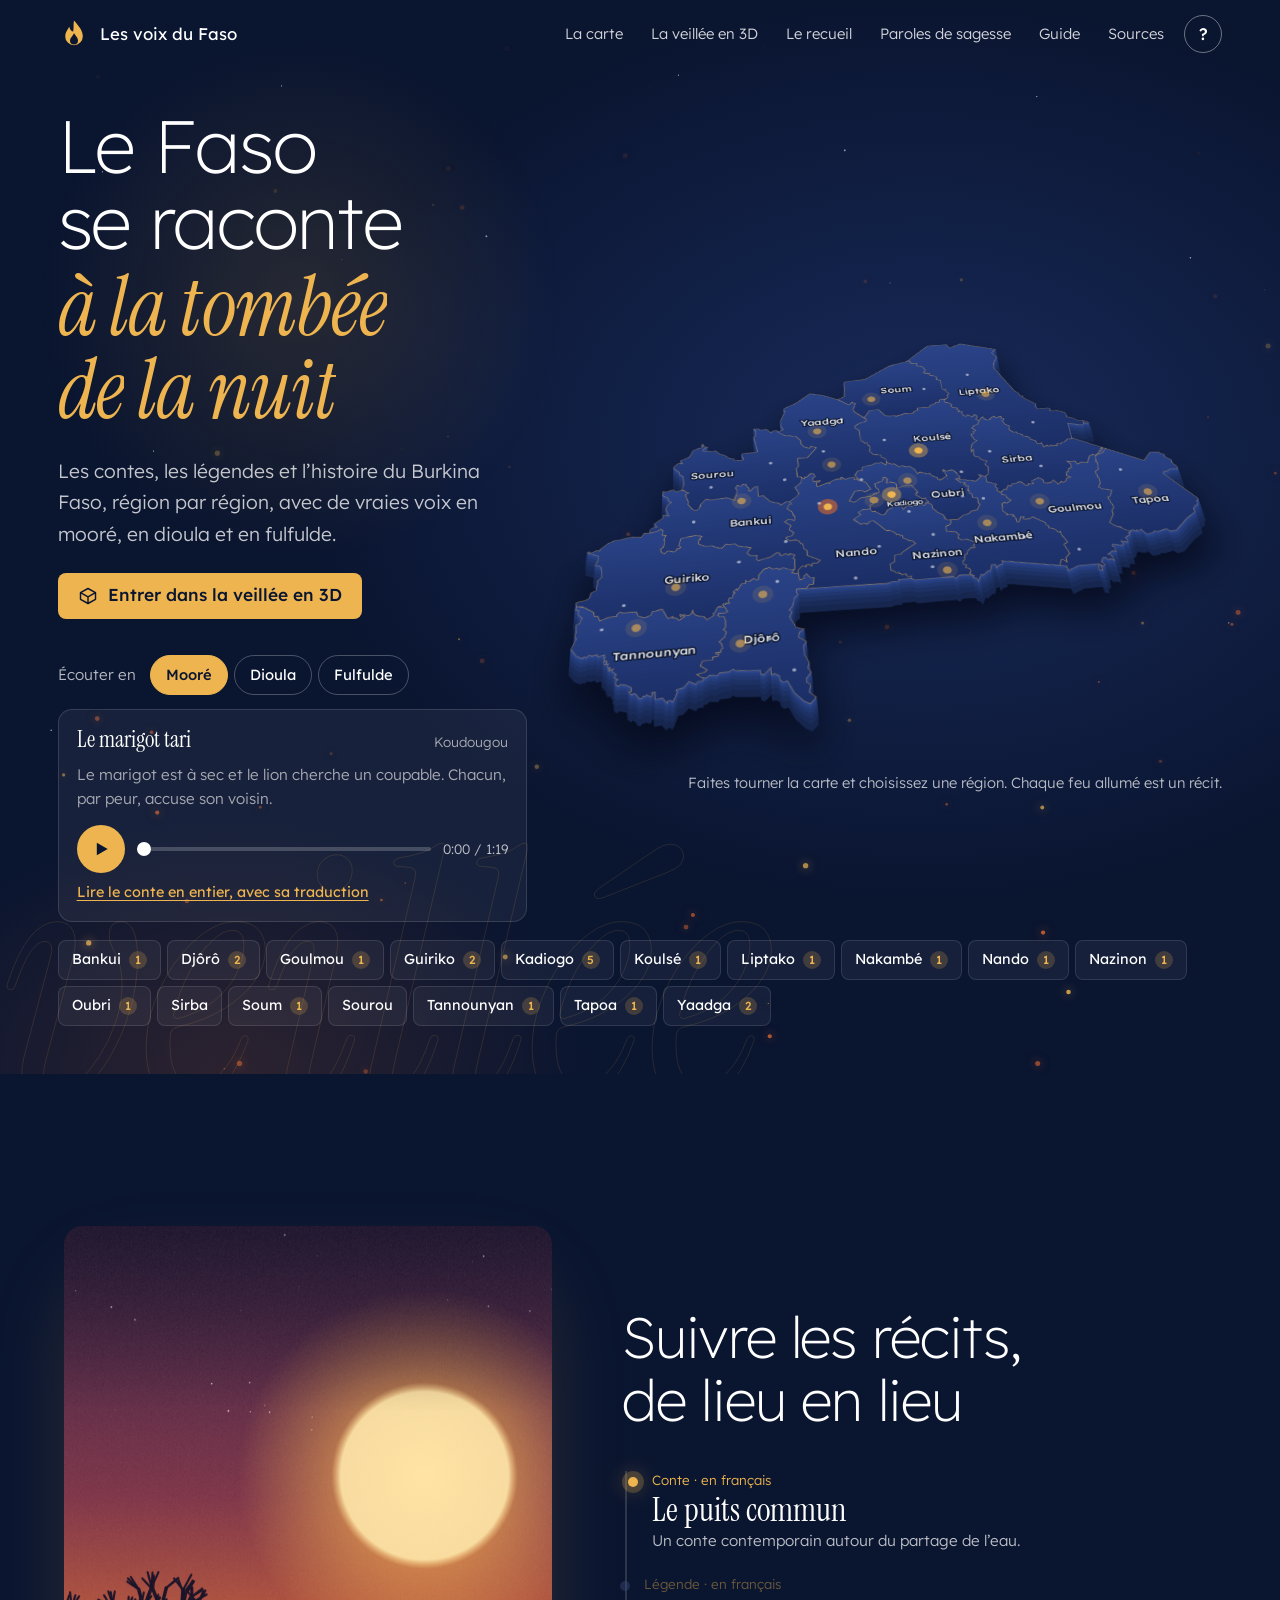
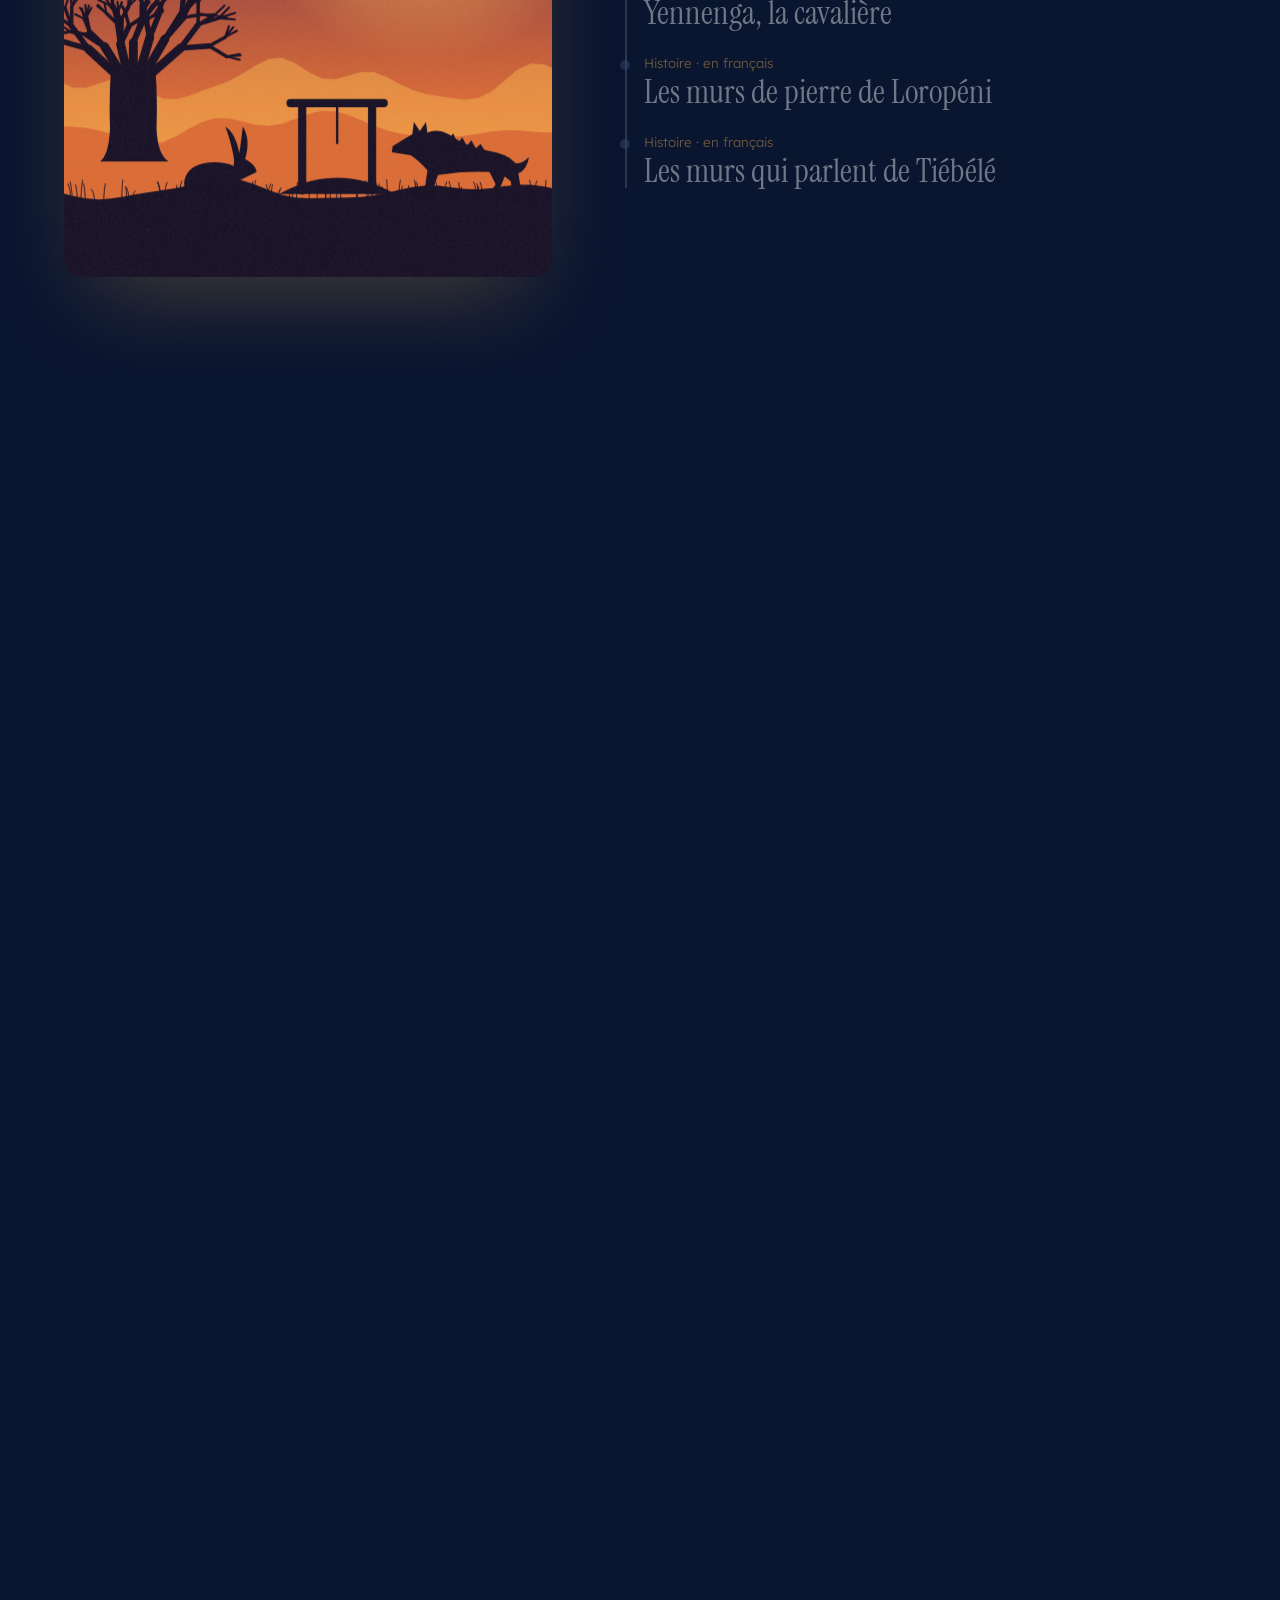
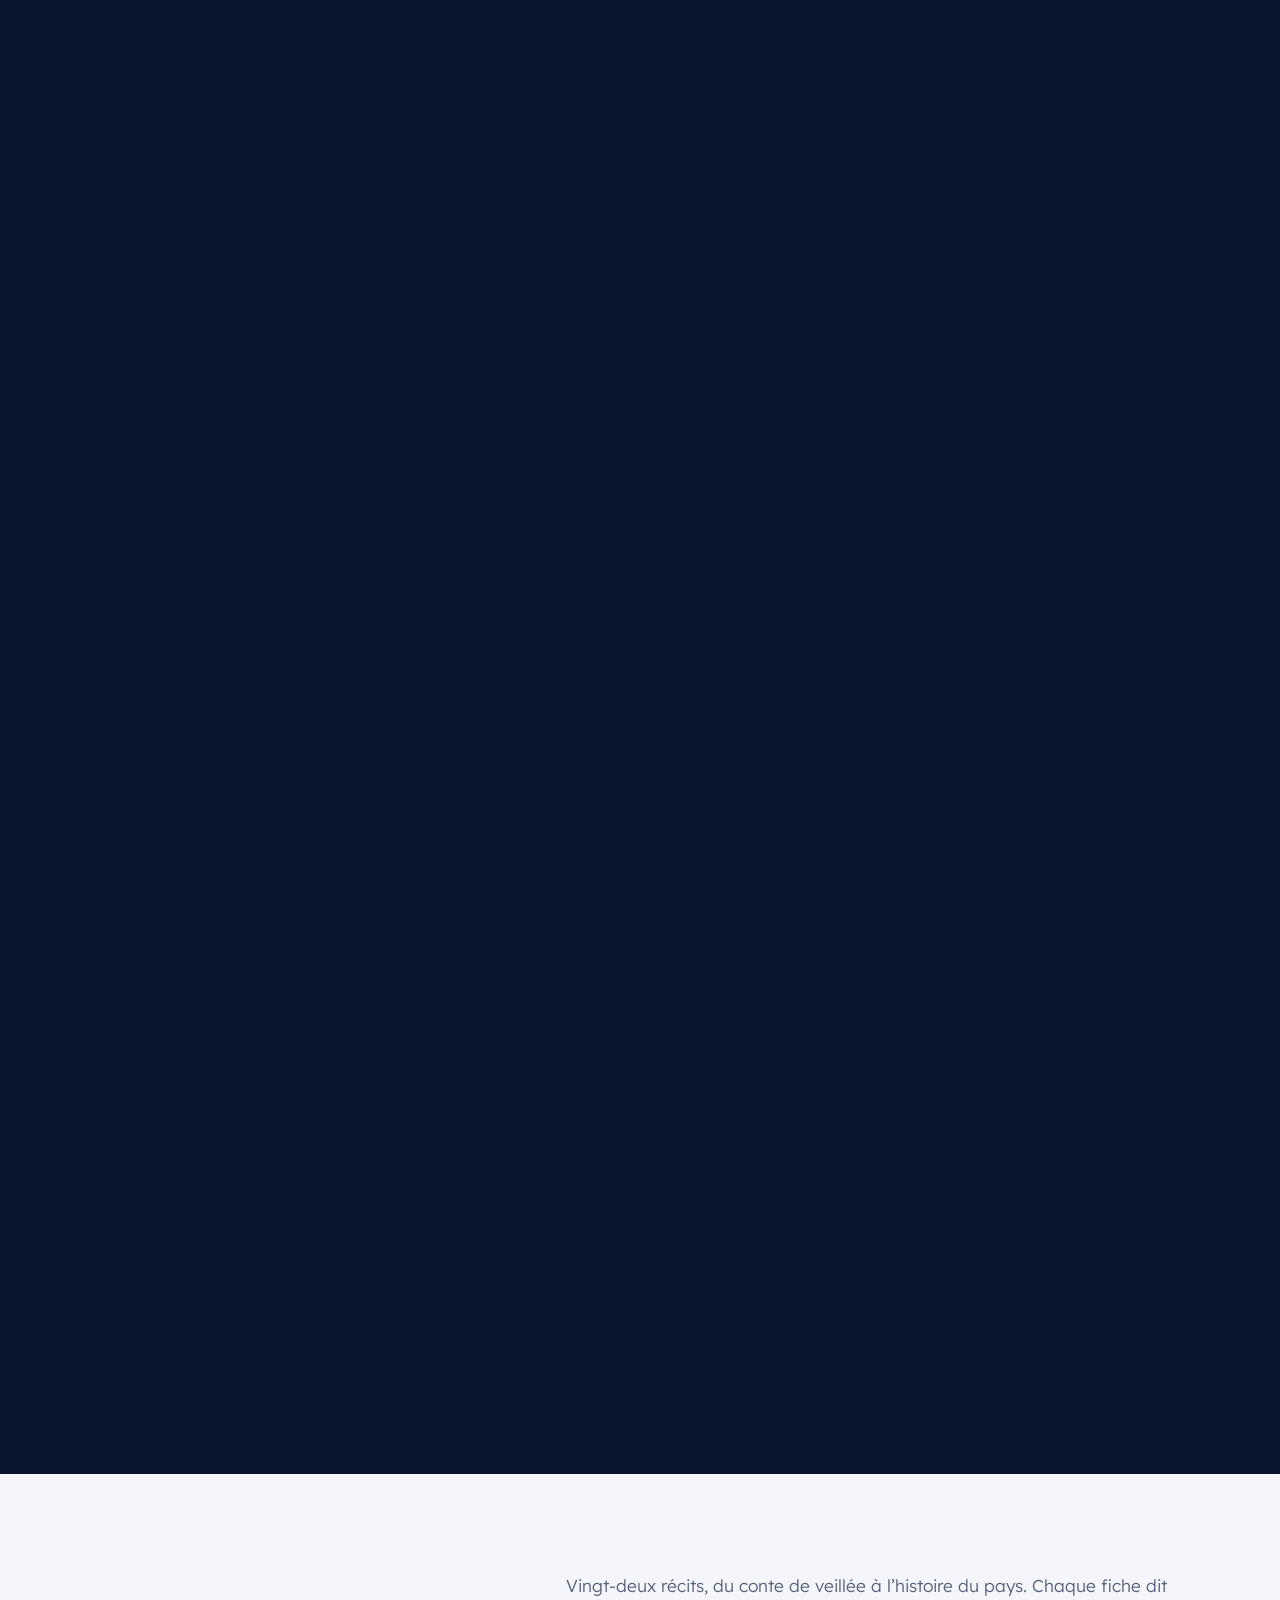
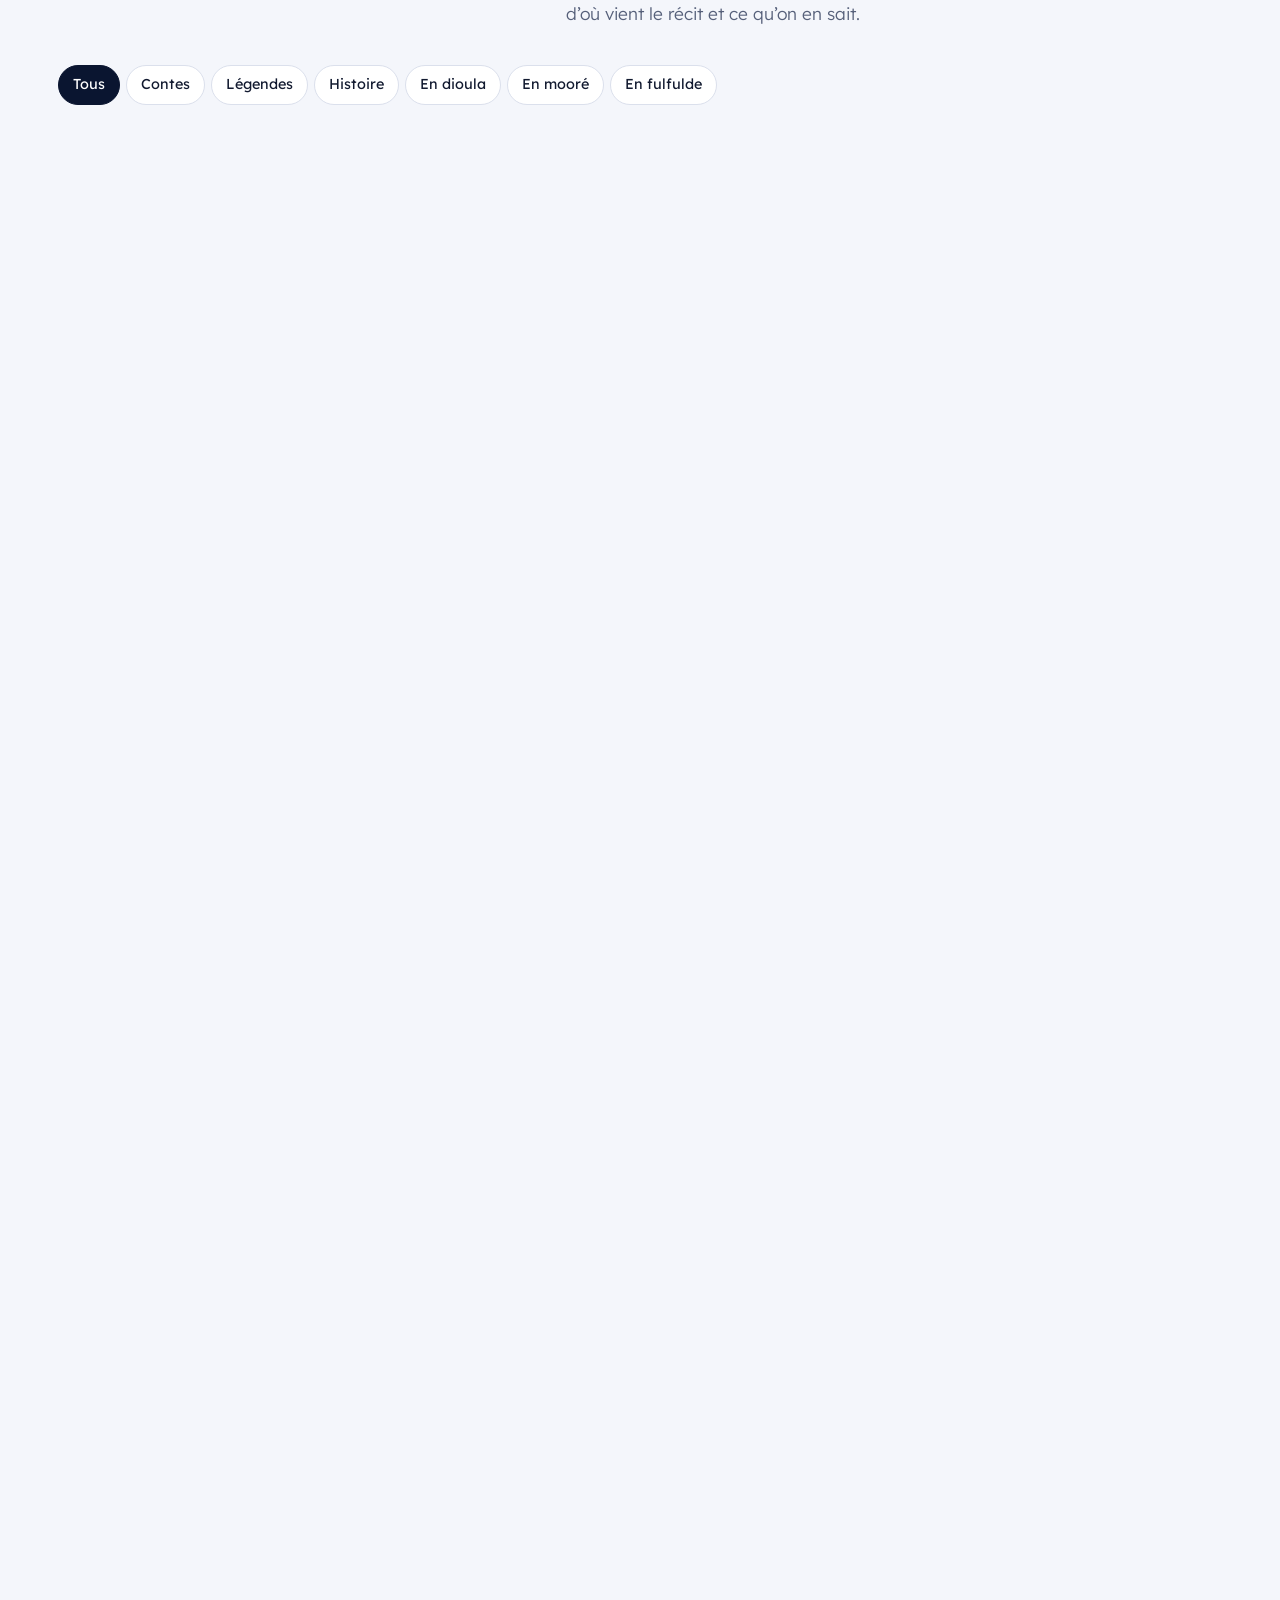
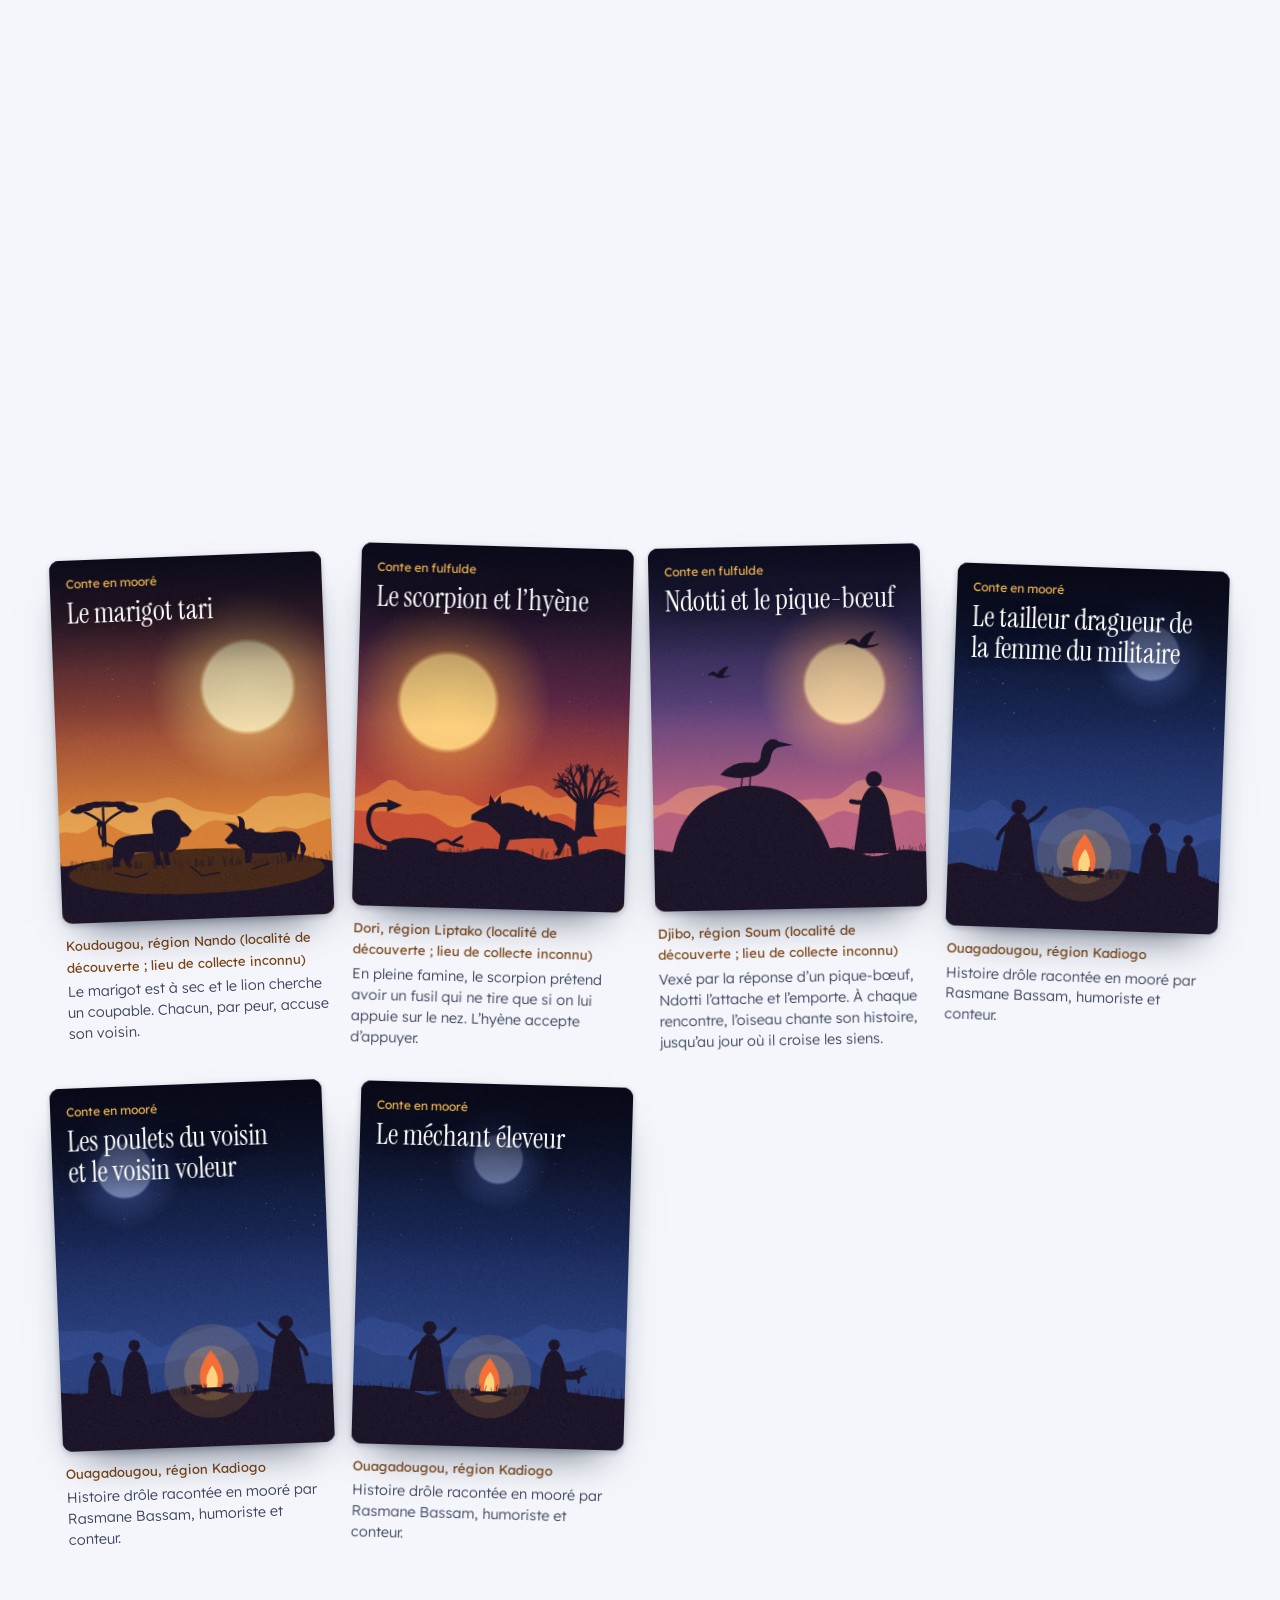
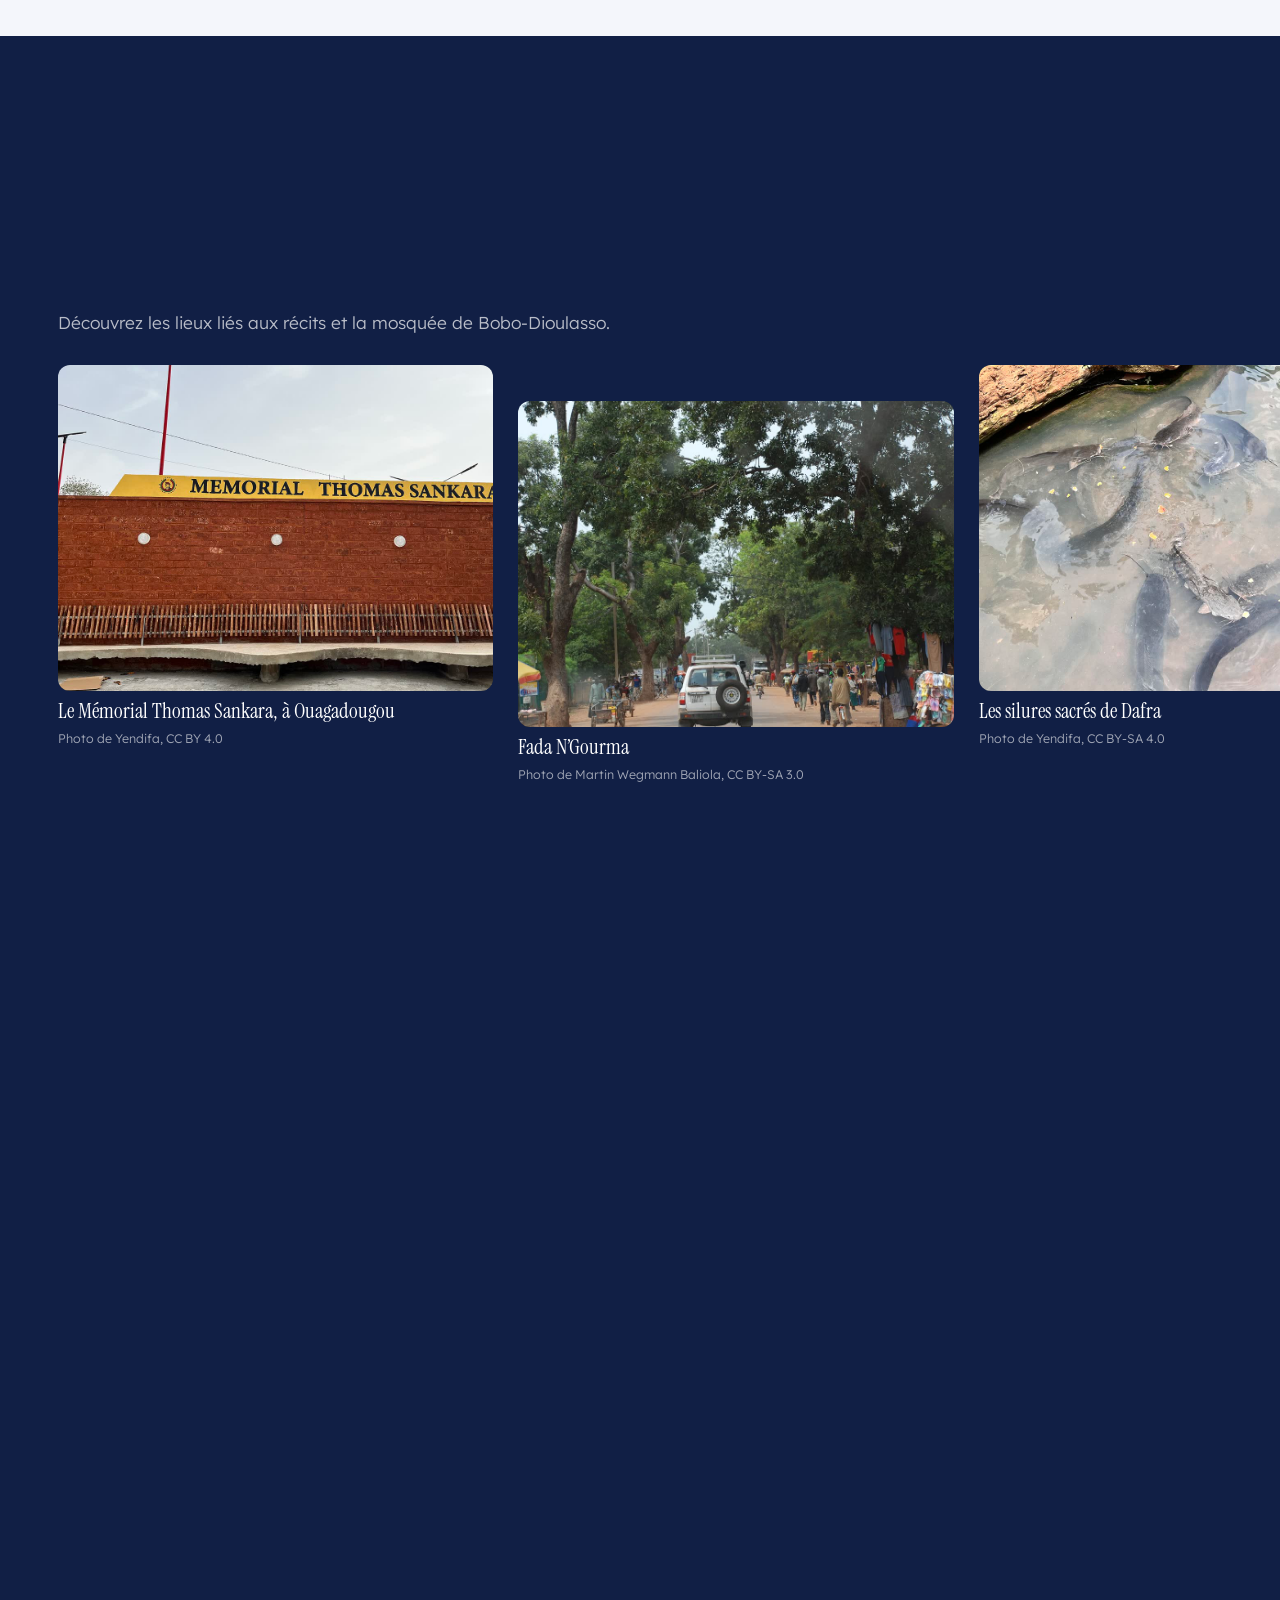
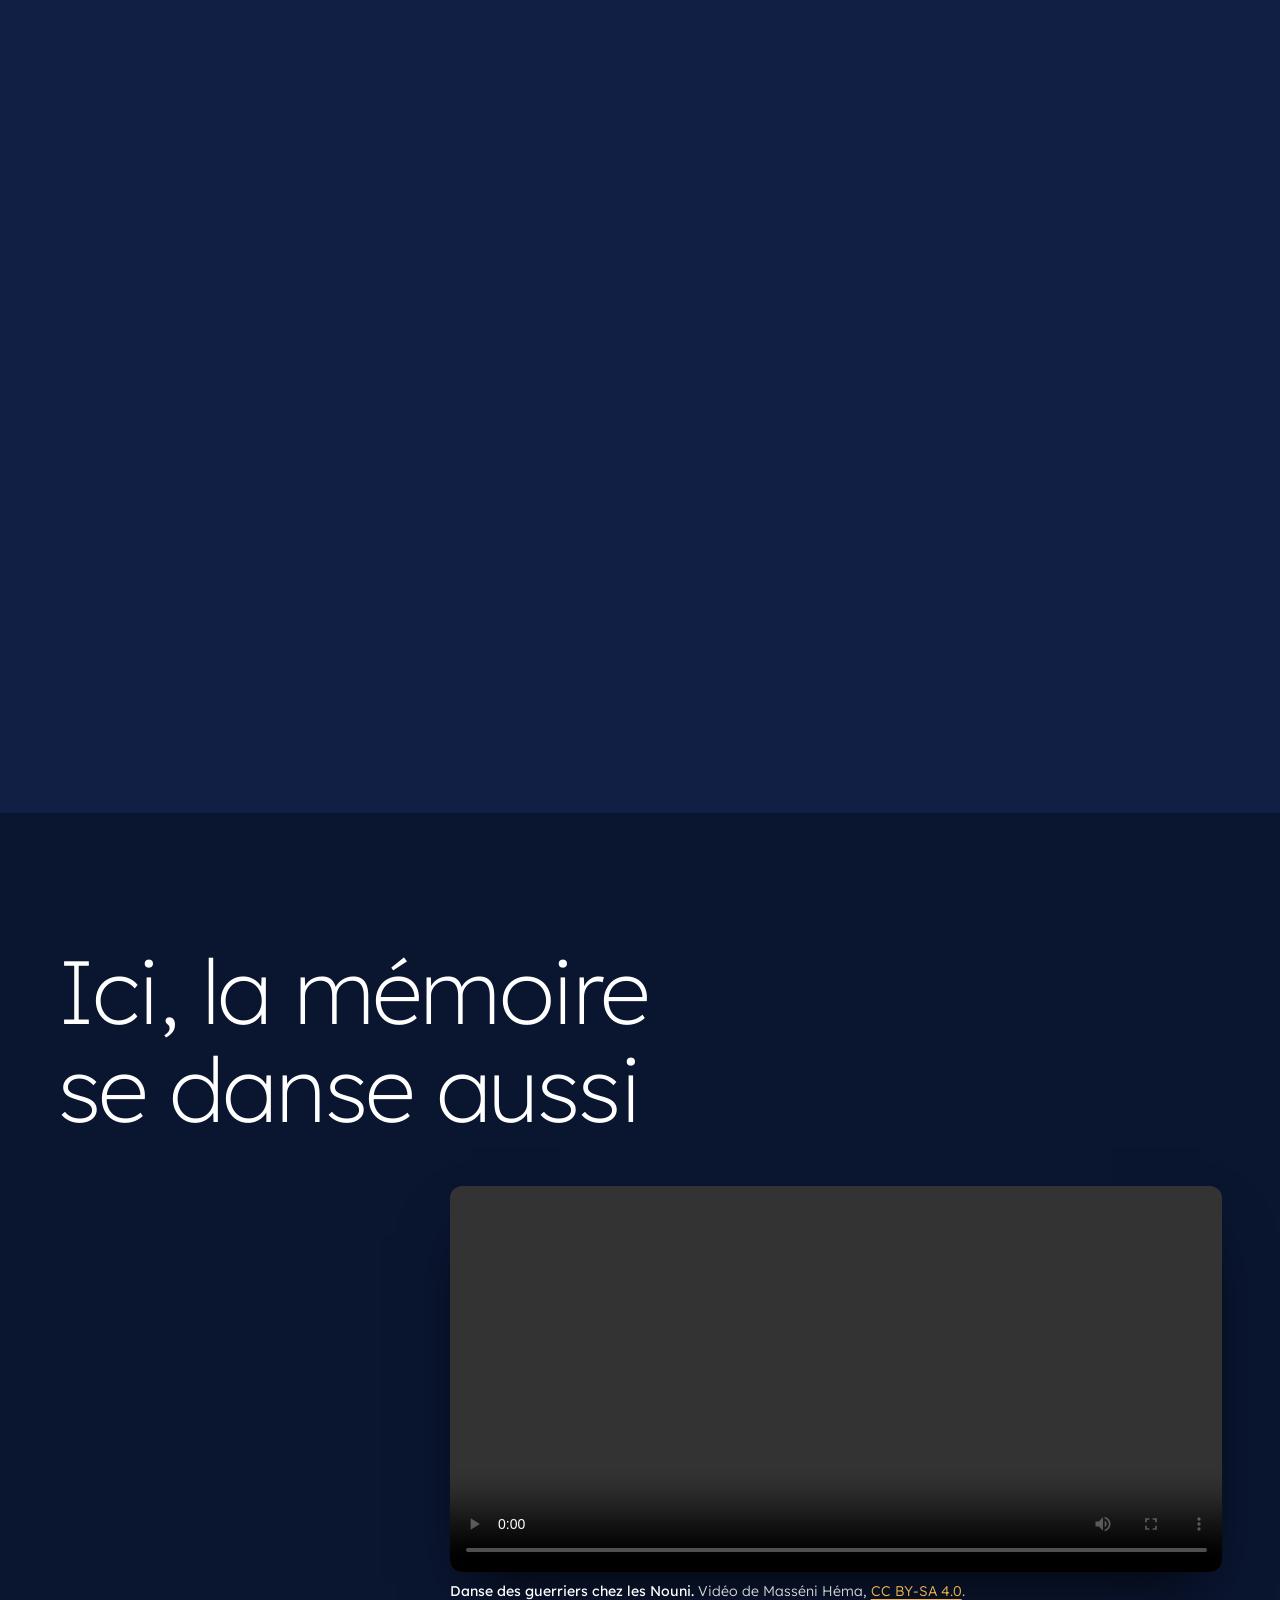
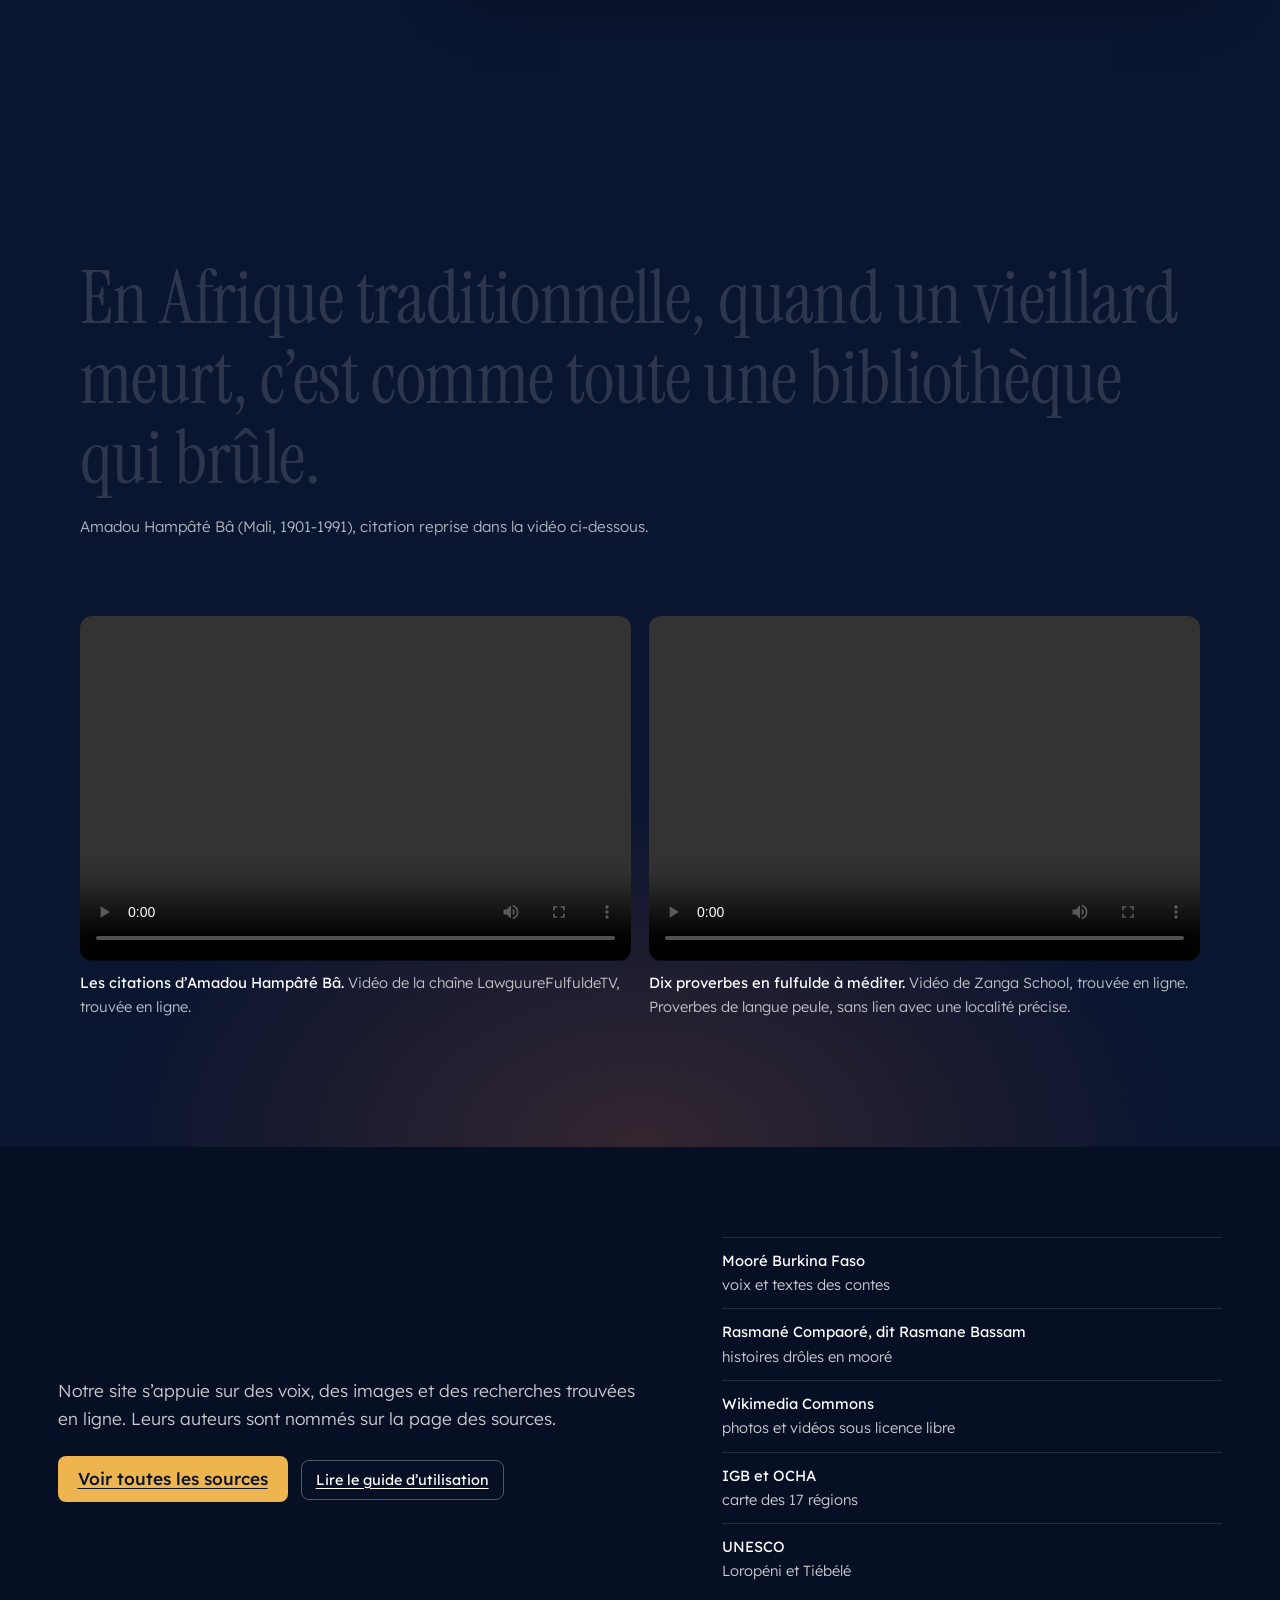
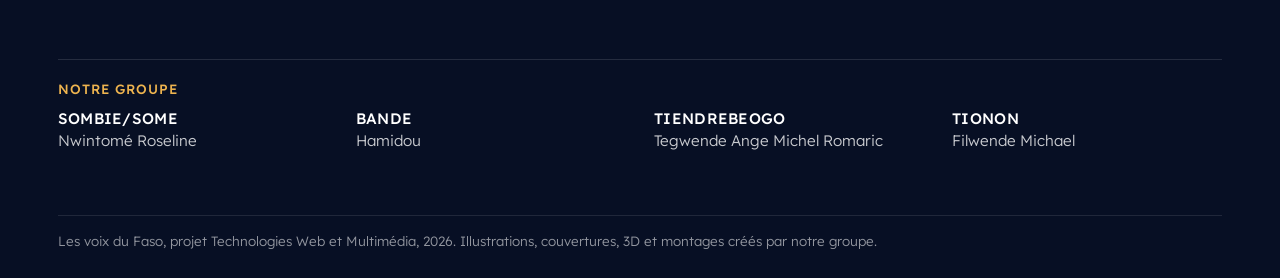
<file: index.html>
<!doctype html>
<html lang="fr" data-public="oui">
<head>
  <meta charset="utf-8">
  <meta name="viewport" content="width=device-width, initial-scale=1">
  <meta name="theme-color" content="#0a1530">
  <title>Les voix du Faso : Contes, légendes et mémoires du Burkina Faso</title>
  <meta name="description" content="Carte interactive des contes, légendes et récits historiques du Burkina Faso : 17 régions, 47 chefs-lieux, récits illustrés et contes à écouter en mooré, dioula et fulfulde.">
  <link rel="icon" href="/favicon.svg" type="image/svg+xml">
  <link rel="preconnect" href="https://fonts.googleapis.com">
  <link rel="preconnect" href="https://fonts.gstatic.com" crossorigin>
  <link rel="stylesheet" href="https://fonts.googleapis.com/css2?family=Instrument+Serif:ital@0;1&family=Lexend:wght@200..700&family=Noto+Serif:ital,wght@0,400;0,600;1,400&display=swap">
  <link rel="stylesheet" href="/style.css">
  <script>
    /* Le chargement ne se joue qu'une fois par visite, et jamais si le visiteur demande moins de mouvement. */
    (function () {
      var racine = document.documentElement;
      if (matchMedia('(prefers-reduced-motion: reduce)').matches) return;
      racine.classList.add('motion');
      try { if (sessionStorage.getItem('voix-vu')) return; sessionStorage.setItem('voix-vu', '1'); } catch (e) { return; }
      racine.classList.add('avec-chargement');
    })();
  </script>
  <script type="module" src="/application.js"></script>
</head>
<body>
  <svg width="0" height="0" style="position:absolute" aria-hidden="true" focusable="false">
    <defs>
      <pattern id="p-points" width="12" height="12" patternUnits="userSpaceOnUse"><circle cx="3" cy="3" r="1.3" fill="#0d1830"/><circle cx="9" cy="9" r="1.3" fill="#0d1830"/></pattern>
      <pattern id="p-hachures" width="8" height="8" patternUnits="userSpaceOnUse" patternTransform="rotate(45)"><path d="M0 0 V8" stroke="#0d1830" stroke-width="1.5"/></pattern>
      <pattern id="p-croix" width="16" height="16" patternUnits="userSpaceOnUse"><path d="M4 8 H12 M8 4 V12" stroke="#0d1830" stroke-width="1.5"/></pattern>
      <pattern id="p-losanges" width="14" height="14" patternUnits="userSpaceOnUse"><path d="M7 1 L13 7 L7 13 L1 7Z" fill="none" stroke="#0d1830" stroke-width="1.2"/></pattern>
      <pattern id="p-fani" width="22" height="22" patternUnits="userSpaceOnUse"><rect width="22" height="22" fill="#eeb44f"/><path d="M0 11 L5.5 5.5 L11 11 L16.5 5.5 L22 11" stroke="#0a1530" stroke-width="1.6" fill="none"/></pattern>
      <linearGradient id="d-terre" x1="0" y1="0" x2="0" y2="1"><stop offset="0" stop-color="#2b4488"/><stop offset="1" stop-color="#1b2e66"/></linearGradient>
    </defs>
  </svg>

  <div class="chargement" aria-hidden="true">
    <div class="rideau"><i></i><i></i><i></i><i></i><i></i></div>
    <div class="chargement-contenu">
      <p class="chargement-nom"><span class="fantome">Les voix du Faso</span><span class="rempli">Les voix du Faso</span></p>
      <p class="chargement-etape"><span id="chargement-compteur">000</span> <span id="chargement-mot">Mooré</span></p>
    </div>
  </div>

  <div class="barre-defilement" id="barre-defilement" aria-hidden="true"></div>
  <div class="balayage-ecran" id="balayage-ecran" aria-hidden="true"><i></i><i></i><i></i></div>
  <a class="aller-contenu" href="#carte">Aller à la carte</a>
  <header class="entete" id="entete">
    <a href="/" class="marque" aria-label="Les voix du Faso, accueil">
      <svg viewBox="0 0 40 40" aria-hidden="true"><path d="M20 3 C27 11 31 16 31 23 A11 11 0 0 1 9 23 C9 18 12 15 14 11 C15 15 17 17 19 17 C20 12 19 8 20 3Z" fill="#eeb44f"/><path d="M20 19 C23 23 25 25 25 28 A5 5 0 0 1 15 28 C15 25 18 23 20 19Z" fill="#0a1530"/></svg>
      <span>Les voix du Faso</span>
    </a>
    <button class="menu-bouton" id="menu-bouton" type="button" aria-expanded="false" aria-controls="navigation"><span class="visuel-cache">Menu</span><i></i><i></i></button>
    <nav id="navigation" aria-label="Navigation principale">
      <a href="#carte">La carte</a><a href="/immersion.html" data-page>La veillée en 3D</a><a href="#recueil">Le recueil</a><a href="#sagesse">Paroles de sagesse</a><a href="/guide.html" data-page>Guide</a><a href="/sources.html" data-page>Sources</a>
    </nav>
    <button class="aide-bouton" id="bouton-aide" type="button" aria-label="Aide : lancer la visite guidée">?</button>
  </header>

  <main>
    <section id="carte" class="veillee" aria-labelledby="titre">
      <canvas class="braises" aria-hidden="true"></canvas>
      <div class="lueur" aria-hidden="true"></div>
      <p class="filigrane" aria-hidden="true">veillée</p>
      <div class="veillee-grille">
        <div class="veillee-texte">
          <h1 id="titre"><span class="ligne-titre"><span class="mot"><span>Le</span></span> <span class="mot"><span>Faso</span></span> <span class="mot"><span>se</span></span> <span class="mot"><span>raconte</span></span></span>
            <em class="ligne-titre"><span class="mot"><span>à</span></span> <span class="mot"><span>la</span></span> <span class="mot"><span>tombée</span></span> <span class="mot"><span>de</span></span> <span class="mot"><span>la</span></span> <span class="mot"><span>nuit</span></span></em></h1>
          <p class="chapeau">Les contes, les légendes et l’histoire du Burkina Faso, région par région, avec de vraies voix en mooré, en dioula et en fulfulde.</p>
          <a class="bouton feu aimant entrer-3d" href="/immersion.html" data-page><svg viewBox="0 0 24 24" aria-hidden="true"><path d="M12 3 21 8v8l-9 5-9-5V8z M3 8l9 5 9-5 M12 13v8"/></svg>Entrer dans la veillée en 3D</a>
          <div class="ecoute" id="ecoute" aria-labelledby="titre-ecoute">
            <div class="ecoute-tete">
              <p id="titre-ecoute">Écouter en</p>
              <div class="langues" id="langues" role="group" aria-labelledby="titre-ecoute"></div>
            </div>
            <div id="ecoute-conte" class="ecoute-conte" aria-live="polite"></div>
          </div>
        </div>

        <div class="vue-carte">
          <div class="scene-carte" id="scene">
            <svg id="carte-svg" viewBox="0 0 960 690" aria-label="Carte des 17 régions du Burkina Faso ; sélection au clic ou au clavier"><g id="formes-regions"></g><g id="noms-regions" aria-hidden="true"></g><g id="points-lieux"></g></svg>
          </div>
          <div class="hologramme" id="hologramme" aria-live="polite" hidden></div>
          <div class="carte-pied">
            <span id="info-carte">Faites tourner la carte et choisissez une région. Chaque feu allumé est un récit.</span>
            <button id="retour-carte" class="bouton fin" type="button" hidden>Revoir tout le pays</button>
          </div>
        </div>
      </div>

      <div class="exploration">
        <div class="panneau-regions">
          <h2 id="titre-regions" class="visuel-cache">Les 17 régions</h2>
          <div id="liste-regions" class="liste-regions" role="group" aria-labelledby="titre-regions"></div>
        </div>
        <div class="panneau-lieux" id="panneau-lieux" hidden>
          <h2 id="titre-lieux">Les localités</h2>
          <p id="description-lieux"></p>
          <div id="liste-lieux" class="liste-lieux" aria-live="polite"></div>
        </div>
      </div>
    </section>

    <section id="recit" class="lecture" aria-labelledby="titre-recit" hidden>
      <button id="retour-region" class="bouton fin retour-region" type="button">← Retour à la carte</button>
      <h2 id="titre-recit" class="lecture-titre"></h2>
      <div id="zone-recit" class="zone-recit"></div>
    </section>



    <section id="voyage" class="voyage" aria-labelledby="titre-voyage">
    <div class="voyage-scene"><div class="voyage-images" aria-hidden="true"><img src="/couvertures/le-lievre-et-le-puits.svg" alt=""><img src="/couvertures/yennenga.svg" alt=""><img src="/couvertures/ruines-de-loropeni.svg" alt=""><img src="/couvertures/cour-royale-de-tiebele.svg" alt=""></div>
    <div class="voyage-texte"><h2 id="titre-voyage" data-mots>Suivre les récits, de lieu en lieu</h2>
    <ol class="voyage-etapes" id="voyage-etapes">
      <li><button type="button" data-recit="le-lievre-et-le-puits"><small>Conte · en français</small><b>Le puits commun</b><span>Un conte contemporain autour du partage de l’eau.</span></button></li>
      <li><button type="button" data-recit="yennenga"><small>Légende · en français</small><b>Yennenga, la cavalière</b><span>Une légende liée à la fondation du royaume mossi.</span></button></li>
      <li><button type="button" data-recit="ruines-de-loropeni"><small>Histoire · en français</small><b>Les murs de pierre de Loropéni</b><span>Une mémoire de pierre dans le sud-ouest du pays.</span></button></li>
      <li><button type="button" data-recit="cour-royale-de-tiebele"><small>Histoire · en français</small><b>Les murs qui parlent de Tiébélé</b><span>Des peintures sur les murs de la cour royale.</span></button></li>
    </ol></div></div></section>

    <section id="recueil" class="recueil" aria-labelledby="titre-recueil">
      <div class="recueil-tete">
        <h2 id="titre-recueil" data-mots>Le recueil</h2>
        <p>Vingt-deux récits, du conte de veillée à l’histoire du pays. Chaque fiche dit d’où vient le récit et ce qu’on en sait.</p>
      </div>

      <div class="filtres" id="filtres" role="group" aria-label="Filtrer par genre ou par langue"></div>
      <div id="cartes-recits" class="cartes-recits"></div>
    </section>

    <section id="lieux" class="lieux" aria-labelledby="titre-lieux-reels">
      <div class="lieux-epingle">
        <div class="lieux-tete"><h2 id="titre-lieux-reels" data-mots>Là où les récits sont vivants</h2><p>Découvrez les lieux liés aux récits et la mosquée de Bobo-Dioulasso.</p></div>
        <div class="lieux-rail" id="lieux-rail"></div>
      </div>
    </section>

    <section id="mouvement" class="mouvement" aria-labelledby="titre-mouvement">
      <div class="mouvement-fond"><video src="/video/masques-bobo.mp4" muted loop playsinline preload="metadata" aria-hidden="true" data-fond></video></div>
      <div class="mouvement-contenu">
        <h2 id="titre-mouvement" data-mots>Ici, la mémoire se danse aussi</h2>
        <div class="mouvement-videos" id="mouvement-videos"></div>
      </div>
    </section>

    <section id="sagesse" class="sagesse" aria-labelledby="titre-sagesse">
      <canvas class="braises" aria-hidden="true"></canvas>
      <h2 id="titre-sagesse" class="visuel-cache">Paroles de sagesse</h2>
      <figure class="citation">
        <blockquote id="citation-texte">En Afrique traditionnelle, quand un vieillard meurt, c’est comme toute une bibliothèque qui brûle.</blockquote>
        <figcaption>Amadou Hampâté Bâ (Mali, 1901-1991), citation reprise dans la vidéo ci-dessous.</figcaption>
      </figure>
      <div class="sagesse-grille">
        <figure class="video-sagesse">
          <video controls preload="metadata" src="/video/citations-hampate-ba.mp4" aria-label="Citations d’Amadou Hampâté Bâ"></video>
          <figcaption><b>Les citations d’Amadou Hampâté Bâ.</b> Vidéo de la chaîne LawguureFulfuldeTV, trouvée en ligne.</figcaption>
        </figure>
        <figure class="video-sagesse">
          <video controls preload="metadata" src="/video/proverbes-fulfulde.mp4" aria-label="Dix proverbes en fulfulde"></video>
          <figcaption><b>Dix proverbes en fulfulde à méditer.</b> Vidéo de Zanga School, trouvée en ligne. Proverbes de langue peule, sans lien avec une localité précise.</figcaption>
        </figure>
      </div>
    </section>




  </main>

  <footer id="sources" class="pied">
    <div class="pied-tete">
      <h2 data-mots>Merci à celles et ceux qui ont transmis</h2>
      <p>Notre site s’appuie sur des voix, des images et des recherches trouvées en ligne. Leurs auteurs sont nommés sur la page des sources.</p>
      <a class="bouton feu aimant" href="/sources.html" data-page>Voir toutes les sources</a>
      <a class="bouton fin pied-guide" href="/guide.html" data-page>Lire le guide d’utilisation</a>
    </div>
    <ul class="credits-courts">
      <li><b>Mooré Burkina Faso</b>voix et textes des contes</li>
      <li><b>Rasmané Compaoré, dit Rasmane Bassam</b>histoires drôles en mooré</li>
      <li><b>Wikimedia Commons</b>photos et vidéos sous licence libre</li>
      <li><b>IGB et OCHA</b>carte des 17 régions</li>
      <li><b>UNESCO</b>Loropéni et Tiébélé</li>
    </ul>
    <div class="groupe">
      <h3>Notre groupe</h3>
      <ul>
        <li><b>SOMBIE/SOME</b> Nwintomé Roseline</li>
        <li><b>BANDE</b> Hamidou</li>
        <li><b>TIENDREBEOGO</b> Tegwende Ange Michel Romaric</li>
        <li><b>TIONON</b> Filwende Michael</li>
      </ul>
    </div>
    <p class="mention">Les voix du Faso, projet Technologies Web et Multimédia, 2026. Illustrations, couvertures, 3D et montages créés par notre groupe.</p>
  </footer>
  <a class="haut-page" id="haut-page" href="#carte" aria-label="Revenir en haut de la page"><svg viewBox="0 0 24 24" aria-hidden="true"><path d="M12 19 V5 M6 11 L12 5 L18 11"/></svg></a>
</body>
</html>
</file>
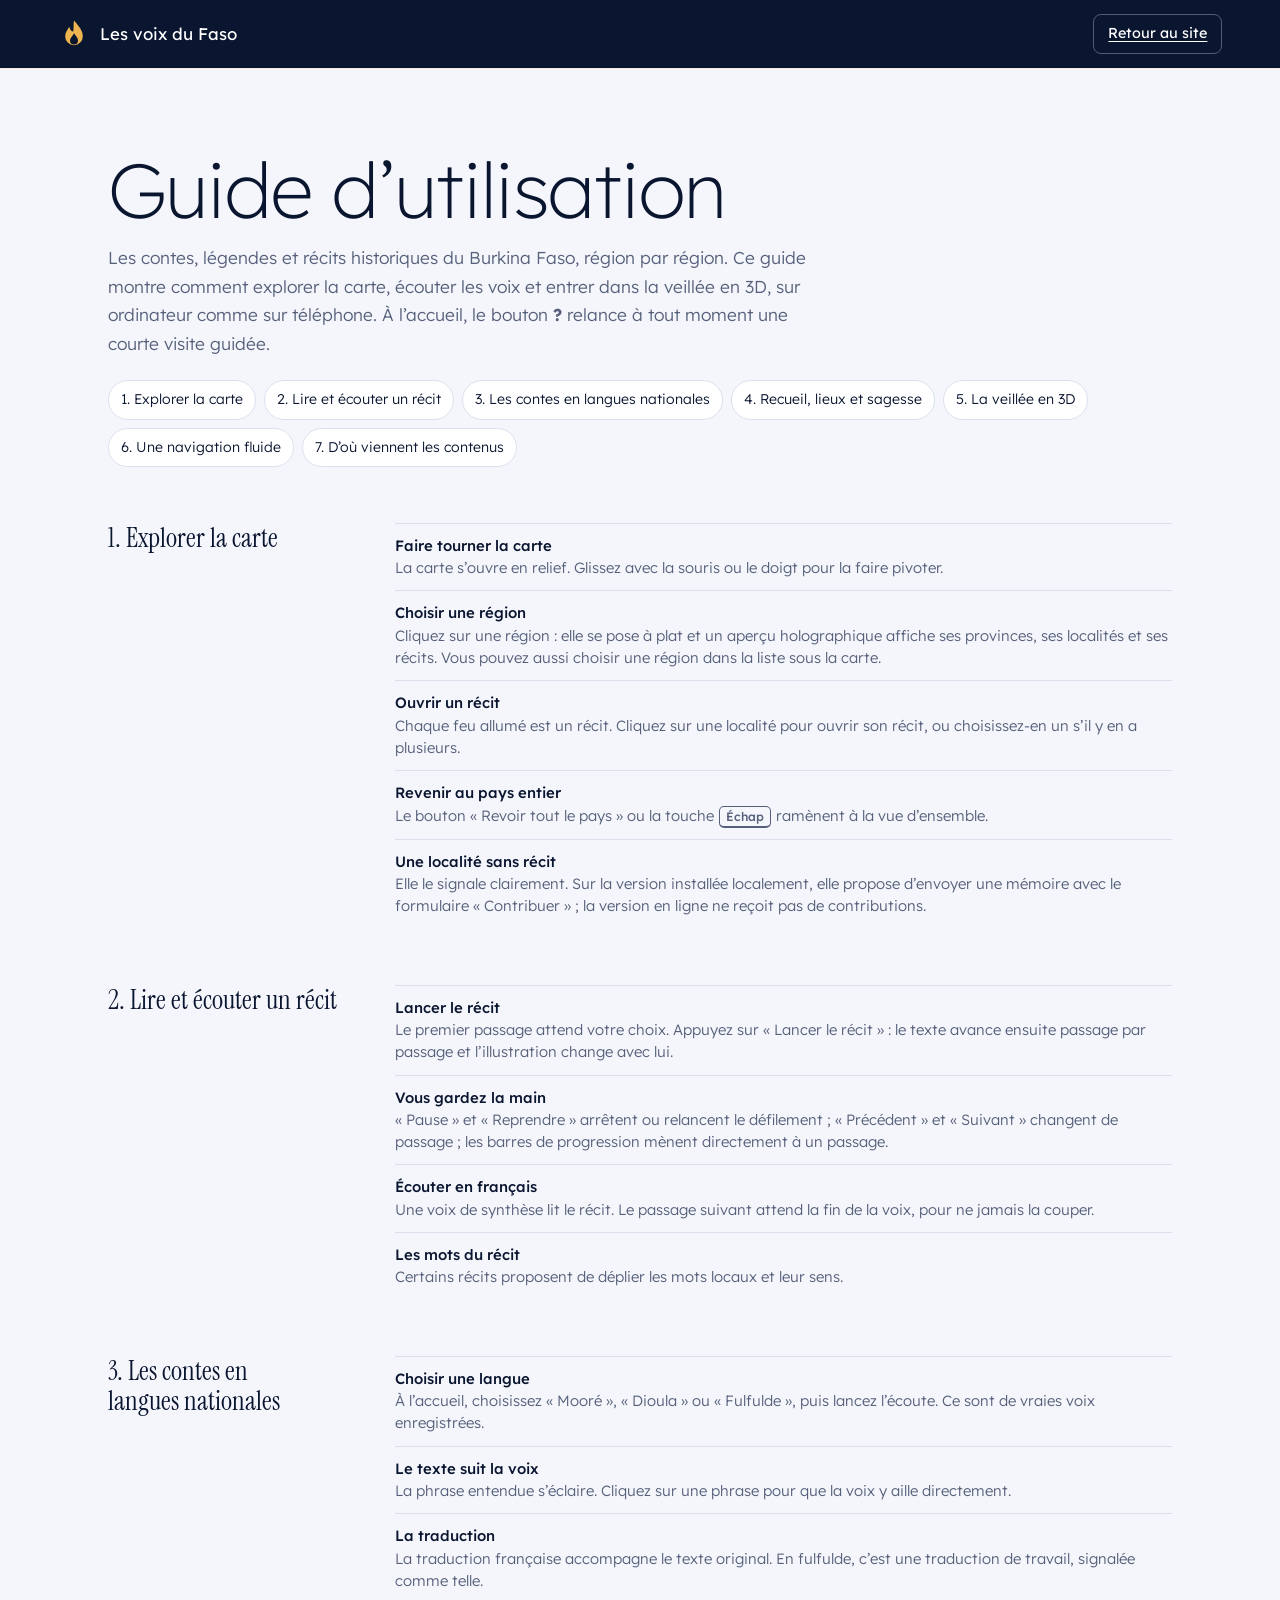
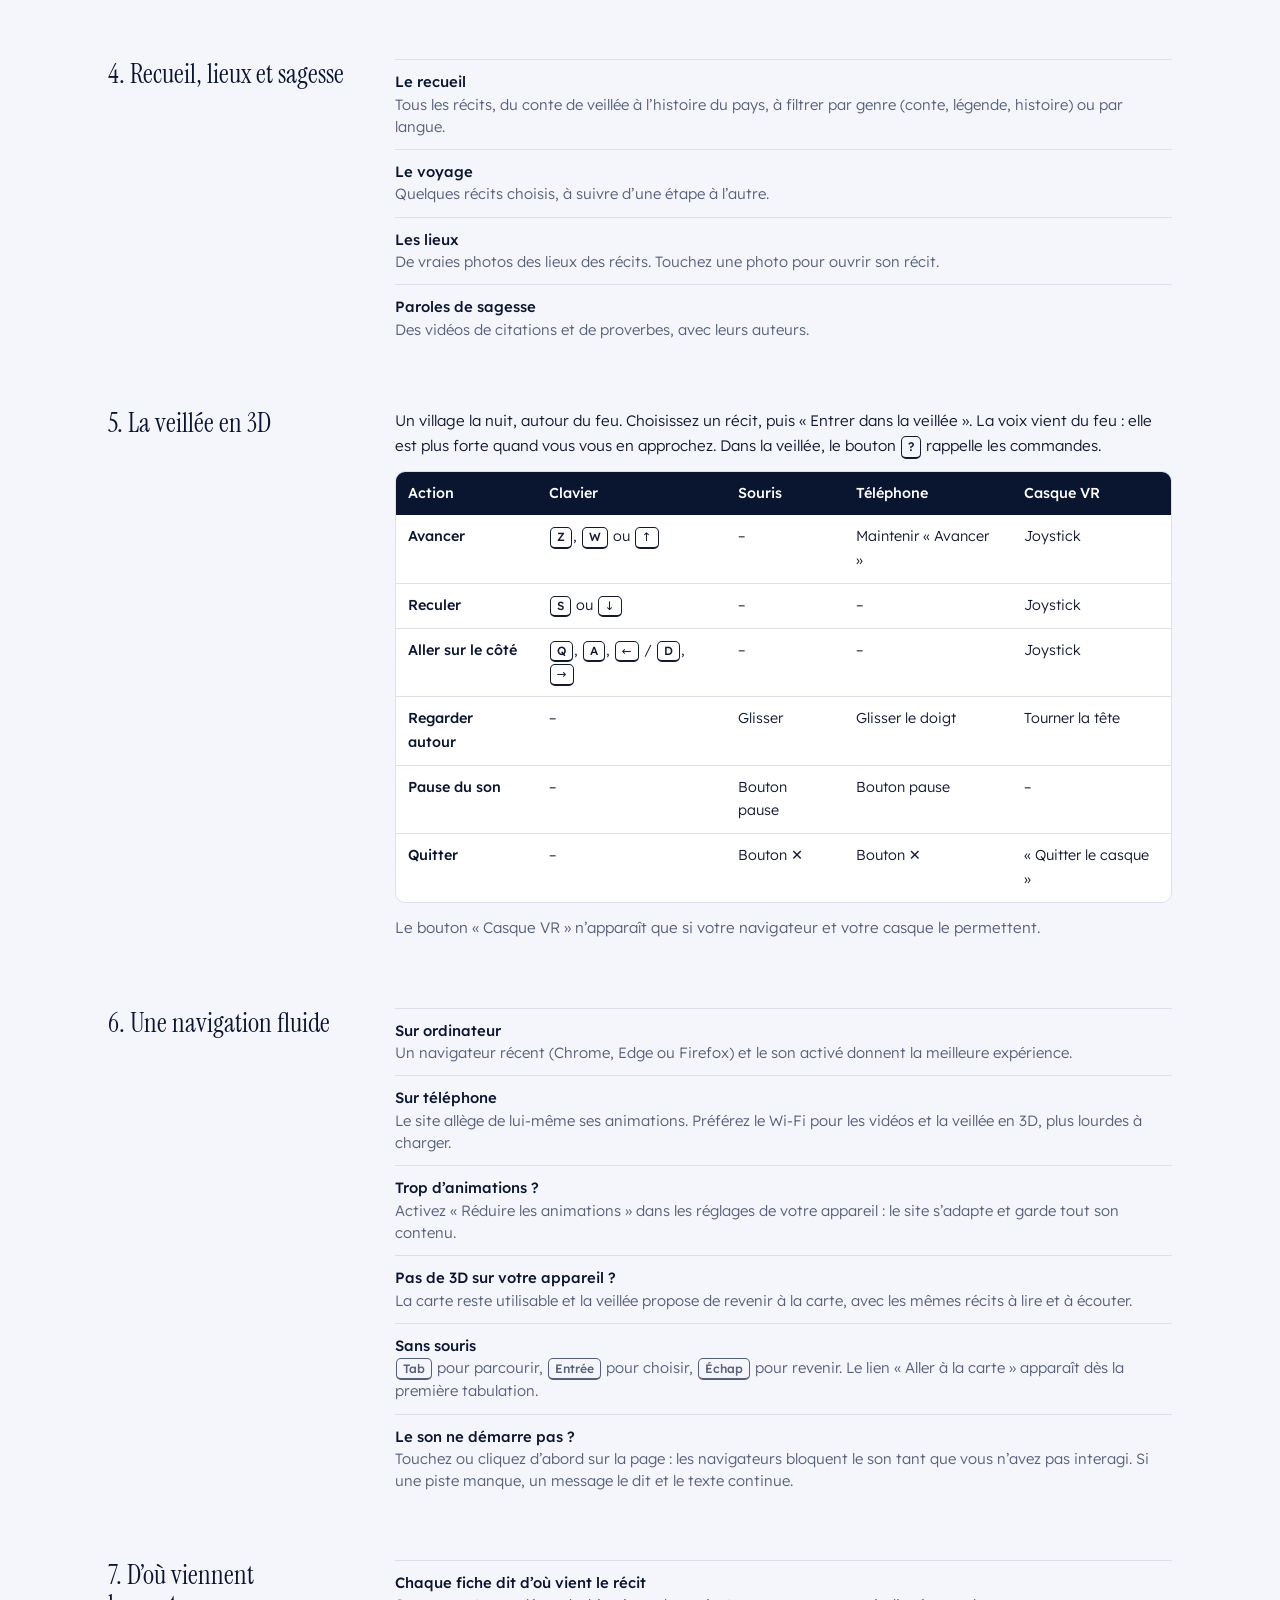
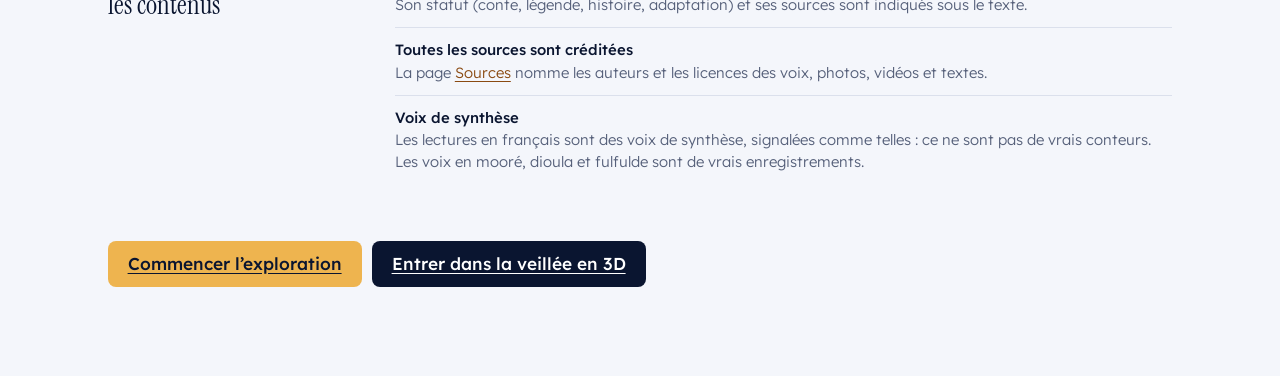
<file: guide.html>
<!doctype html>
<html lang="fr" data-public="oui">
<head>
  <meta charset="utf-8">
  <meta name="viewport" content="width=device-width, initial-scale=1">
  <meta name="theme-color" content="#0a1530">
  <title>Guide d’utilisation | Les voix du Faso</title>
  <meta name="description" content="Comment explorer la carte, lire et écouter les récits, entrer dans la veillée en 3D et profiter d’une navigation fluide sur Les voix du Faso.">
  <link rel="icon" href="/favicon.svg" type="image/svg+xml">
  <link rel="preconnect" href="https://fonts.googleapis.com">
  <link rel="preconnect" href="https://fonts.gstatic.com" crossorigin>
  <link rel="stylesheet" href="https://fonts.googleapis.com/css2?family=Instrument+Serif:ital@0;1&family=Lexend:wght@200..700&family=Noto+Serif:ital,wght@0,400;0,600;1,400&display=swap">
  <link rel="stylesheet" href="/style.css">
</head>
<body class="page-sources page-guide">
  <header class="entete defile">
    <a href="/" class="marque" aria-label="Les voix du Faso, accueil">
      <svg viewBox="0 0 40 40" aria-hidden="true"><path d="M20 3 C27 11 31 16 31 23 A11 11 0 0 1 9 23 C9 18 12 15 14 11 C15 15 17 17 19 17 C20 12 19 8 20 3Z" fill="#eeb44f"/><path d="M20 19 C23 23 25 25 25 28 A5 5 0 0 1 15 28 C15 25 18 23 20 19Z" fill="#0a1530"/></svg>
      <span>Les voix du Faso</span>
    </a>
    <a class="bouton fin" href="/">Retour au site</a>
  </header>
  <main id="guide" class="sources guide">
    <h1>Guide d’utilisation</h1>
    <p class="sources-intro">Les contes, légendes et récits historiques du Burkina Faso, région par région. Ce guide montre comment explorer la carte, écouter les voix et entrer dans la veillée en 3D, sur ordinateur comme sur téléphone. À l’accueil, le bouton <b>?</b> relance à tout moment une courte visite guidée.</p>

    <nav class="guide-sommaire" aria-label="Sommaire du guide">
      <a href="#carte">1. Explorer la carte</a><a href="#lire">2. Lire et écouter un récit</a><a href="#langues">3. Les contes en langues nationales</a><a href="#recueil">4. Recueil, lieux et sagesse</a><a href="#veillee">5. La veillée en 3D</a><a href="#fluide">6. Une navigation fluide</a><a href="#sources">7. D’où viennent les contenus</a>
    </nav>

    <section class="sources-groupe" id="carte" aria-labelledby="g-carte">
      <h2 id="g-carte">1. Explorer la carte</h2>
      <ul>
        <li><b>Faire tourner la carte</b><span>La carte s’ouvre en relief. Glissez avec la souris ou le doigt pour la faire pivoter.</span></li>
        <li><b>Choisir une région</b><span>Cliquez sur une région : elle se pose à plat et un aperçu holographique affiche ses provinces, ses localités et ses récits. Vous pouvez aussi choisir une région dans la liste sous la carte.</span></li>
        <li><b>Ouvrir un récit</b><span>Chaque feu allumé est un récit. Cliquez sur une localité pour ouvrir son récit, ou choisissez-en un s’il y en a plusieurs.</span></li>
        <li><b>Revenir au pays entier</b><span>Le bouton « Revoir tout le pays » ou la touche <kbd>Échap</kbd> ramènent à la vue d’ensemble.</span></li>
        <li><b>Une localité sans récit</b><span>Elle le signale clairement. Sur la version installée localement, elle propose d’envoyer une mémoire avec le formulaire « Contribuer » ; la version en ligne ne reçoit pas de contributions.</span></li>
      </ul>
    </section>

    <section class="sources-groupe" id="lire" aria-labelledby="g-lire">
      <h2 id="g-lire">2. Lire et écouter un récit</h2>
      <ul>
        <li><b>Lancer le récit</b><span>Le premier passage attend votre choix. Appuyez sur « Lancer le récit » : le texte avance ensuite passage par passage et l’illustration change avec lui.</span></li>
        <li><b>Vous gardez la main</b><span>« Pause » et « Reprendre » arrêtent ou relancent le défilement ; « Précédent » et « Suivant » changent de passage ; les barres de progression mènent directement à un passage.</span></li>
        <li><b>Écouter en français</b><span>Une voix de synthèse lit le récit. Le passage suivant attend la fin de la voix, pour ne jamais la couper.</span></li>
        <li><b>Les mots du récit</b><span>Certains récits proposent de déplier les mots locaux et leur sens.</span></li>
      </ul>
    </section>

    <section class="sources-groupe" id="langues" aria-labelledby="g-langues">
      <h2 id="g-langues">3. Les contes en langues nationales</h2>
      <ul>
        <li><b>Choisir une langue</b><span>À l’accueil, choisissez « Mooré », « Dioula » ou « Fulfulde », puis lancez l’écoute. Ce sont de vraies voix enregistrées.</span></li>
        <li><b>Le texte suit la voix</b><span>La phrase entendue s’éclaire. Cliquez sur une phrase pour que la voix y aille directement.</span></li>
        <li><b>La traduction</b><span>La traduction française accompagne le texte original. En fulfulde, c’est une traduction de travail, signalée comme telle.</span></li>
      </ul>
    </section>

    <section class="sources-groupe" id="recueil" aria-labelledby="g-recueil">
      <h2 id="g-recueil">4. Recueil, lieux et sagesse</h2>
      <ul>
        <li><b>Le recueil</b><span>Tous les récits, du conte de veillée à l’histoire du pays, à filtrer par genre (conte, légende, histoire) ou par langue.</span></li>
        <li><b>Le voyage</b><span>Quelques récits choisis, à suivre d’une étape à l’autre.</span></li>
        <li><b>Les lieux</b><span>De vraies photos des lieux des récits. Touchez une photo pour ouvrir son récit.</span></li>
        <li><b>Paroles de sagesse</b><span>Des vidéos de citations et de proverbes, avec leurs auteurs.</span></li>
      </ul>
    </section>

    <section class="sources-groupe" id="veillee" aria-labelledby="g-veillee">
      <h2 id="g-veillee">5. La veillée en 3D</h2>
      <div>
        <p class="guide-texte">Un village la nuit, autour du feu. Choisissez un récit, puis « Entrer dans la veillée ». La voix vient du feu : elle est plus forte quand vous vous en approchez. Dans la veillée, le bouton <kbd>?</kbd> rappelle les commandes.</p>
        <div class="guide-tableau" role="region" aria-label="Commandes de la veillée" tabindex="0">
          <table>
            <thead><tr><th scope="col">Action</th><th scope="col">Clavier</th><th scope="col">Souris</th><th scope="col">Téléphone</th><th scope="col">Casque VR</th></tr></thead>
            <tbody>
              <tr><th scope="row">Avancer</th><td><kbd>Z</kbd>, <kbd>W</kbd> ou <kbd>↑</kbd></td><td>–</td><td>Maintenir « Avancer »</td><td>Joystick</td></tr>
              <tr><th scope="row">Reculer</th><td><kbd>S</kbd> ou <kbd>↓</kbd></td><td>–</td><td>–</td><td>Joystick</td></tr>
              <tr><th scope="row">Aller sur le côté</th><td><kbd>Q</kbd>, <kbd>A</kbd>, <kbd>←</kbd> / <kbd>D</kbd>, <kbd>→</kbd></td><td>–</td><td>–</td><td>Joystick</td></tr>
              <tr><th scope="row">Regarder autour</th><td>–</td><td>Glisser</td><td>Glisser le doigt</td><td>Tourner la tête</td></tr>
              <tr><th scope="row">Pause du son</th><td>–</td><td>Bouton pause</td><td>Bouton pause</td><td>–</td></tr>
              <tr><th scope="row">Quitter</th><td>–</td><td>Bouton ✕</td><td>Bouton ✕</td><td>« Quitter le casque »</td></tr>
            </tbody>
          </table>
        </div>
        <p class="guide-texte">Le bouton « Casque VR » n’apparaît que si votre navigateur et votre casque le permettent.</p>
      </div>
    </section>

    <section class="sources-groupe" id="fluide" aria-labelledby="g-fluide">
      <h2 id="g-fluide">6. Une navigation fluide</h2>
      <ul>
        <li><b>Sur ordinateur</b><span>Un navigateur récent (Chrome, Edge ou Firefox) et le son activé donnent la meilleure expérience.</span></li>
        <li><b>Sur téléphone</b><span>Le site allège de lui-même ses animations. Préférez le Wi-Fi pour les vidéos et la veillée en 3D, plus lourdes à charger.</span></li>
        <li><b>Trop d’animations ?</b><span>Activez « Réduire les animations » dans les réglages de votre appareil : le site s’adapte et garde tout son contenu.</span></li>
        <li><b>Pas de 3D sur votre appareil ?</b><span>La carte reste utilisable et la veillée propose de revenir à la carte, avec les mêmes récits à lire et à écouter.</span></li>
        <li><b>Sans souris</b><span><kbd>Tab</kbd> pour parcourir, <kbd>Entrée</kbd> pour choisir, <kbd>Échap</kbd> pour revenir. Le lien « Aller à la carte » apparaît dès la première tabulation.</span></li>
        <li><b>Le son ne démarre pas ?</b><span>Touchez ou cliquez d’abord sur la page : les navigateurs bloquent le son tant que vous n’avez pas interagi. Si une piste manque, un message le dit et le texte continue.</span></li>
      </ul>
    </section>

    <section class="sources-groupe" id="sources" aria-labelledby="g-sources">
      <h2 id="g-sources">7. D’où viennent les contenus</h2>
      <ul>
        <li><b>Chaque fiche dit d’où vient le récit</b><span>Son statut (conte, légende, histoire, adaptation) et ses sources sont indiqués sous le texte.</span></li>
        <li><b>Toutes les sources sont créditées</b><span>La page <a href="/sources.html">Sources</a> nomme les auteurs et les licences des voix, photos, vidéos et textes.</span></li>
        <li><b>Voix de synthèse</b><span>Les lectures en français sont des voix de synthèse, signalées comme telles : ce ne sont pas de vrais conteurs. Les voix en mooré, dioula et fulfulde sont de vrais enregistrements.</span></li>
      </ul>
    </section>
    <p class="guide-fin"><a class="bouton feu" href="/">Commencer l’exploration</a> <a class="bouton plein" href="/immersion.html">Entrer dans la veillée en 3D</a></p>
  </main>
</body>
</html>
</file>
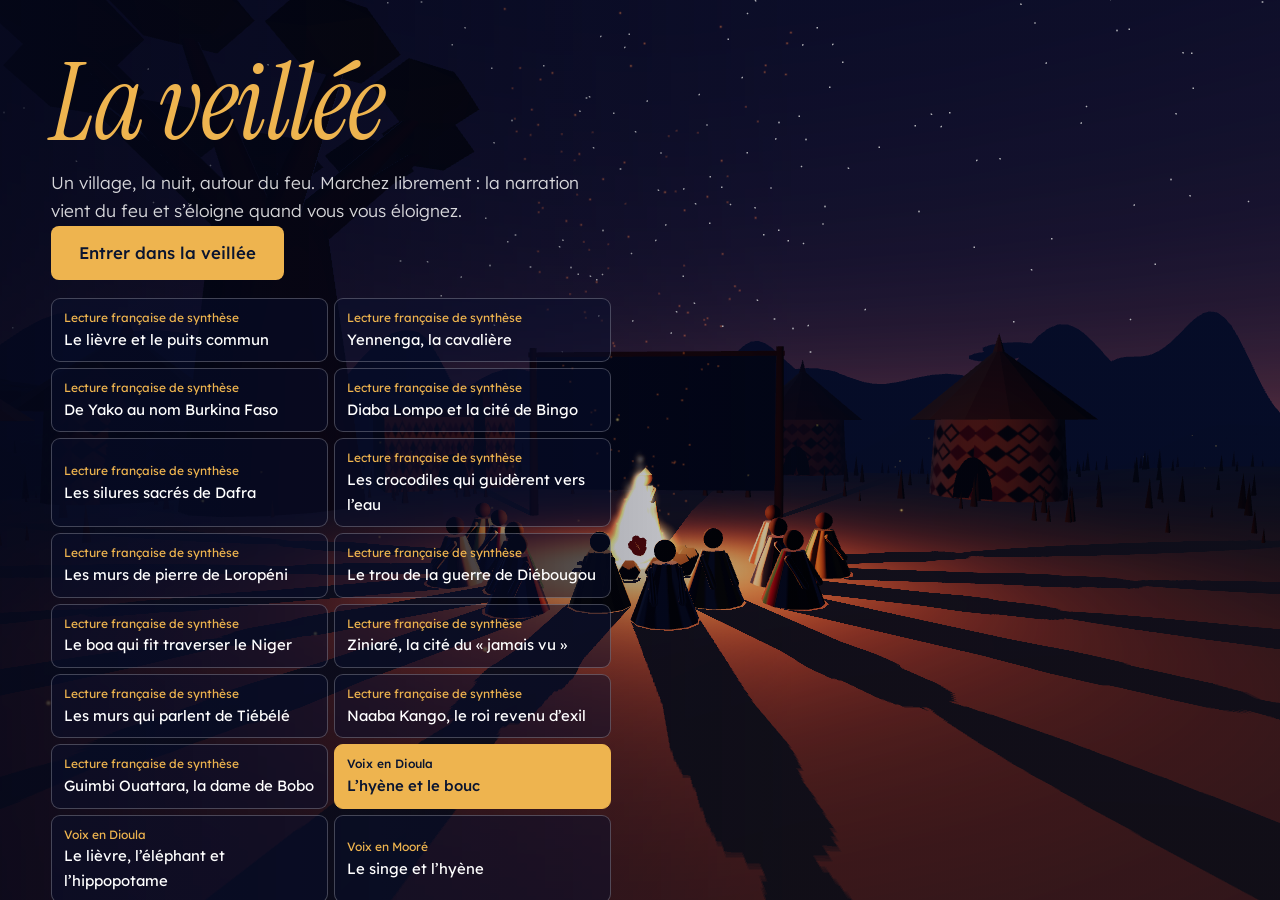
<file: immersion.html>
<!doctype html>
<html lang="fr" data-public="oui">
<head>
  <meta charset="utf-8">
  <meta name="viewport" content="width=device-width, initial-scale=1, viewport-fit=cover">
  <meta name="theme-color" content="#050b22">
  <title>La veillée en 3D | Les voix du Faso</title>
  <meta name="description" content="Entrez dans un village en 3D, marchez autour du feu et écoutez un conte du Burkina Faso, sur écran ou au casque de réalité virtuelle.">
  <link rel="icon" href="/favicon.svg" type="image/svg+xml">
  <link rel="preconnect" href="https://fonts.googleapis.com">
  <link rel="preconnect" href="https://fonts.gstatic.com" crossorigin>
  <link rel="stylesheet" href="https://fonts.googleapis.com/css2?family=Instrument+Serif:ital@0;1&family=Lexend:wght@200..700&family=Noto+Serif:wght@400;600&display=swap">
  <link rel="stylesheet" href="/style.css">
  <script>
    /* Les commandes affichées suivent l'appareil, avant même le chargement de la 3D. */
    document.documentElement.dataset.appareil = matchMedia('(pointer: coarse)').matches ? 'tactile' : 'clavier';
  </script>
  <script type="module" src="/immersion.js"></script>
</head>
<body class="page-immersion">
  <div id="monde" class="monde"></div>

  <div id="seuil" class="seuil">
    <div class="seuil-carte">
      <h1 id="seuil-titre">La veillée</h1>
      <p id="seuil-texte">Un village, la nuit, autour du feu. Marchez librement : la narration vient du feu et s’éloigne quand vous vous éloignez.</p>
      <button id="entrer" class="bouton feu grand" type="button">Entrer dans la veillée</button>
      <div id="seuil-contes" class="seuil-contes" role="group" aria-label="Choisir un récit"></div>
      <div class="commandes" id="commandes">
        <h2>Comment se déplacer</h2>
        <ul>
          <li data-pour="clavier"><span>Marcher</span> <kbd>Z</kbd><kbd>Q</kbd><kbd>S</kbd><kbd>D</kbd> ou les flèches</li>
          <li data-pour="clavier"><span>Regarder</span> glissez avec la souris</li>
          <li data-pour="tactile"><span>Marcher</span> maintenez le bouton Avancer</li>
          <li data-pour="tactile"><span>Regarder</span> glissez le doigt sur l’écran</li>
          <li data-pour="casque"><span>Casque</span> tournez la tête ; le joystick fait marcher</li>
          <li><span>Écouter</span> la voix vient du feu : approchez-vous</li>
        </ul>
      </div>
      <p id="seuil-poids" class="seuil-aide" aria-live="polite"></p>
      <p class="seuil-aide">Les récits français sont lus par une voix française de synthèse. Quand il existe, le texte suit la voix dans sa langue d’origine et en français, à l’écran comme dans le casque. Certains enregistrements n’ont pas encore de transcription. Son conseillé.</p>
      <a class="seuil-retour" href="/">Revenir au site</a>
    </div>
  </div>

  <div id="hud" class="hud" hidden>
    <a class="hud-bouton" href="/" aria-label="Quitter la veillée"><svg viewBox="0 0 24 24" aria-hidden="true"><path d="M6 6l12 12M18 6L6 18"/></svg></a>
    <div class="hud-titre"><b id="hud-titre"></b><small id="hud-langue"></small></div>
    <button id="hud-son" class="hud-bouton" type="button" aria-label="Mettre en pause"><svg viewBox="0 0 24 24" aria-hidden="true"><path d="M8 5v14M16 5v14"/></svg></button>
    <button id="hud-vr" class="hud-bouton vr" type="button" hidden>Casque VR</button>
    <button id="hud-aide" class="hud-bouton" type="button" aria-label="Afficher les commandes" aria-expanded="false" aria-controls="hud-commandes">?</button>
    <div id="hud-commandes" class="hud-commandes" hidden></div>
    <button id="hud-avancer" class="hud-avancer" type="button" aria-pressed="false">Avancer</button>
    <div id="hud-phrase" class="hud-phrase" aria-live="off"><p id="hud-original"></p><p id="hud-francais" lang="fr"></p></div>
    <p id="hud-erreur" class="hud-erreur" role="alert" hidden></p>
  </div>
  <noscript><p style="color:#fff;padding:24px">La veillée en 3D a besoin de JavaScript.</p></noscript>
</body>
</html>
</file>
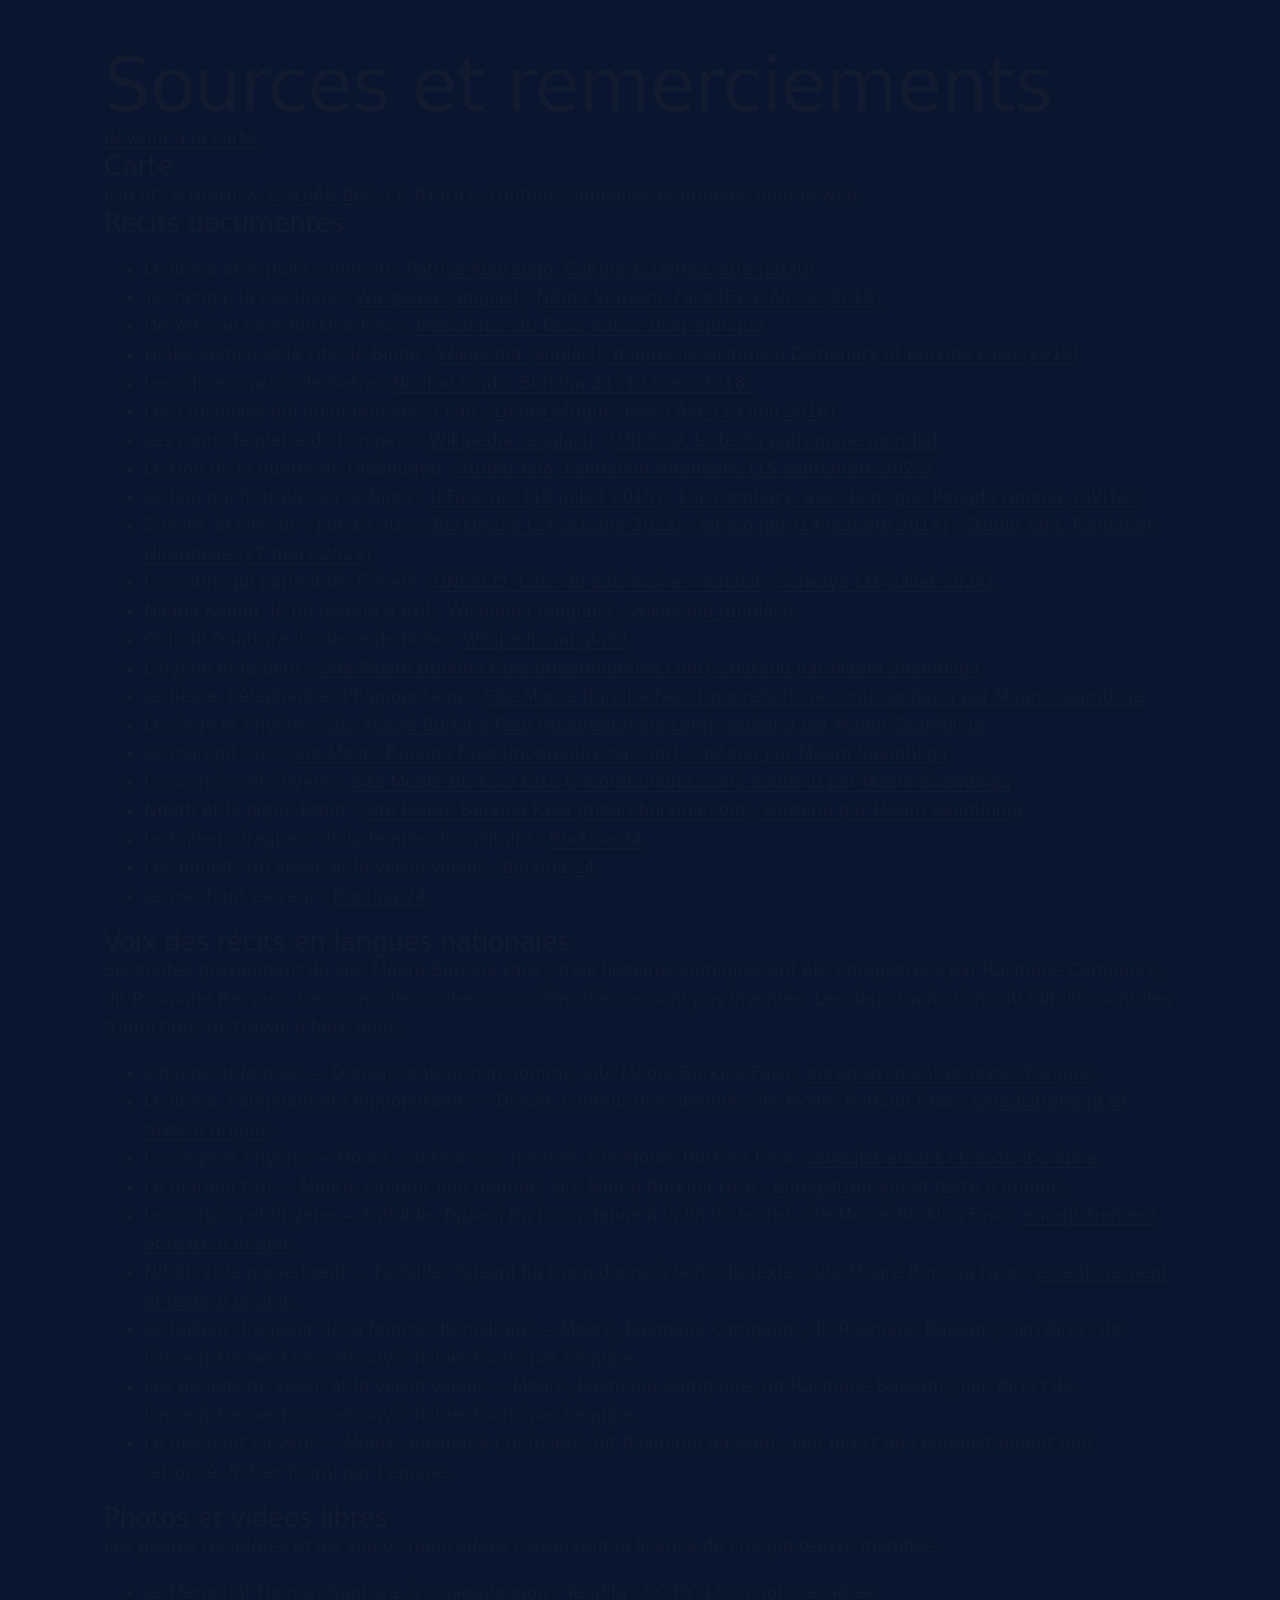
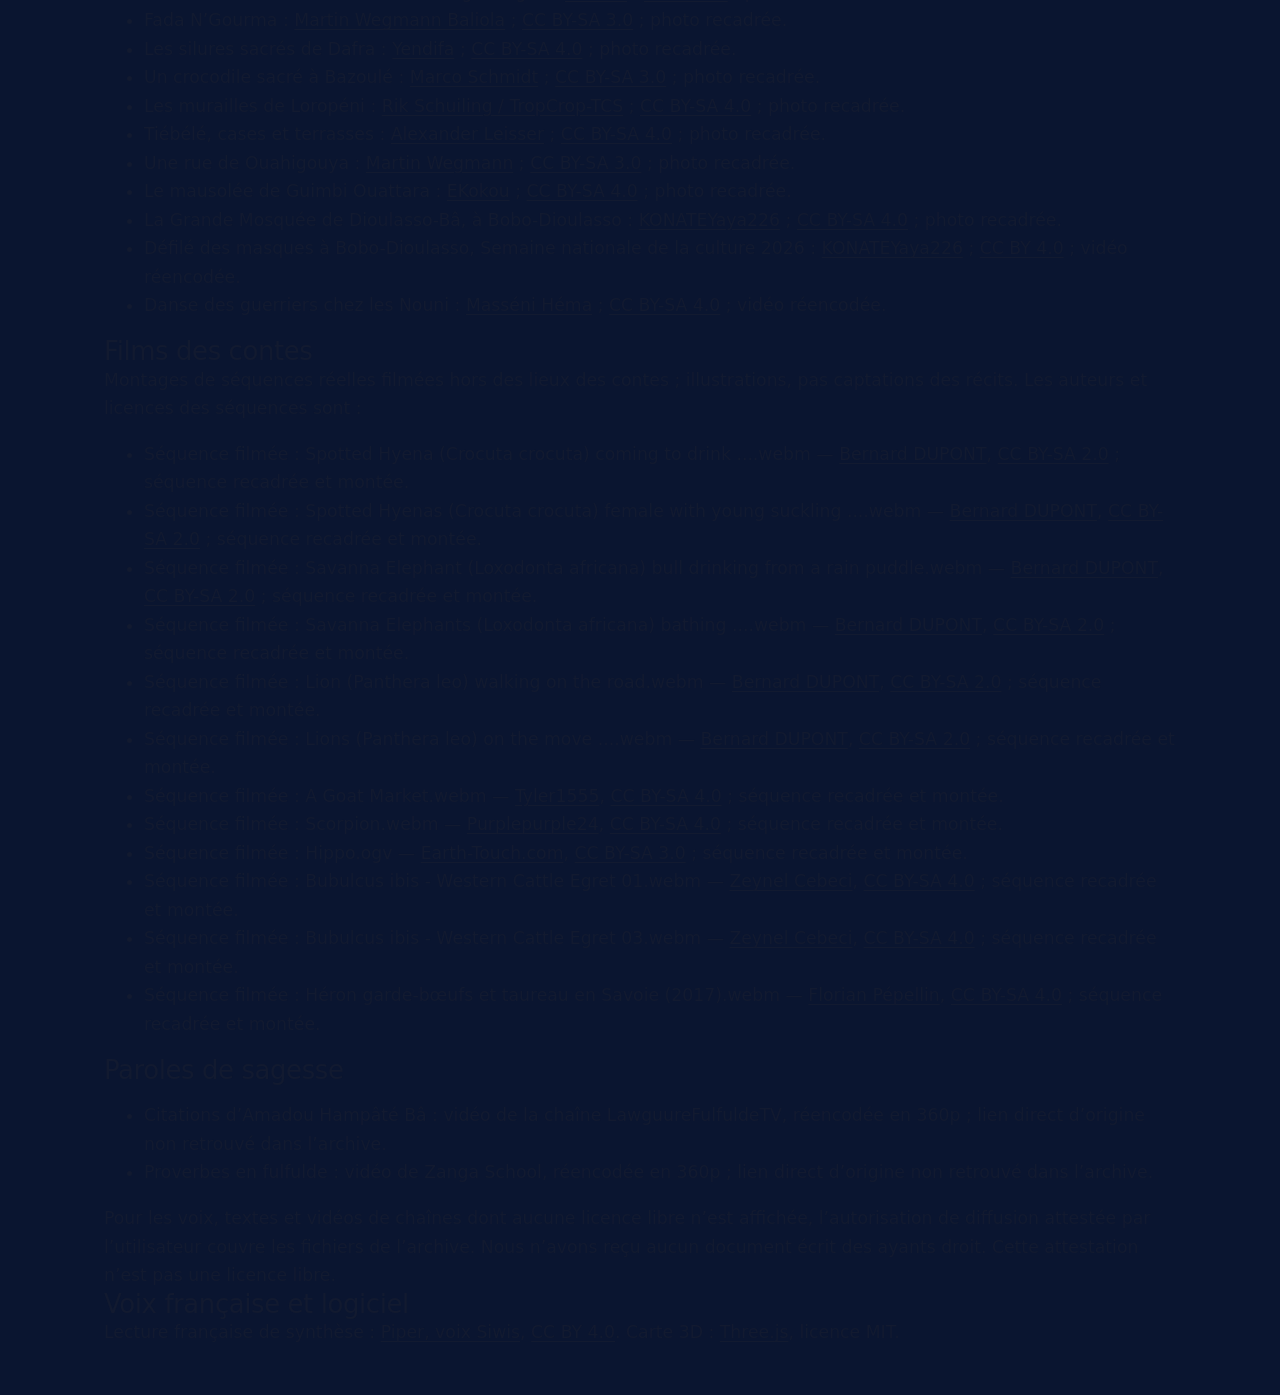
<file: sources.html>
<!doctype html><html lang="fr"><head><meta charset="utf-8"><meta name="viewport" content="width=device-width,initial-scale=1"><title>Sources — Les voix du Faso</title><link rel="stylesheet" href="/style.css"></head><body><main style="max-width:70rem;margin:auto;padding:3rem 1.5rem"><h1>Sources et remerciements</h1><p><a href="/">Revenir à la carte</a></p><h2>Carte</h2><p>IGB et OCHA/HDX, <a href="https://data.humdata.org/dataset/cod-ab-bfa">COD-AB BFA</a>, CC BY-IGO ; contours simplifiés et projetés pour le web.</p><h2>Récits documentés</h2><ul><li>Le lièvre et le puits commun : <a href="https://www.cultureetdemocratie.be/articles/les-contes-moose/" rel="noopener noreferrer">Patrice Kouraogo, Culture &amp; Démocratie (2020)</a></li>
<li>Yennenga, la cavalière : <a href="https://en.wikipedia.org/wiki/Yennenga" rel="noopener noreferrer">Wikipédia (anglais)</a> ; <a href="https://face2faceafrica.com/article/yennenga-the-dagomba-warrior-princess-whose-son-founded-the-mossi-kingdom-of-west-africa" rel="noopener noreferrer">Nduta Waweru, Face2Face Africa (2018)</a></li>
<li>De Yako au nom Burkina Faso : <a href="https://www.presidencedufaso.bf/thomas-sankara/" rel="noopener noreferrer">Présidence du Faso, notice biographique</a></li>
<li>Diaba Lompo et la cité de Bingo : <a href="https://en.wikipedia.org/wiki/Diaba_Lompo" rel="noopener noreferrer">Wikipédia (anglais), d’après le Historical Dictionary of Burkina Faso (2013)</a></li>
<li>Les silures sacrés de Dafra : <a href="https://burkina24.com/2018/03/12/le-marigot-houet-en-peril-les-silures-sacres-en-detresse/" rel="noopener noreferrer">Noufou Kindo, Burkina 24 (12 mars 2018)</a></li>
<li>Les crocodiles qui guidèrent vers l’eau : <a href="https://afrique.le360.ma/autres-pays/societe/2018/06/19/21423-burkina-faso-bazoule-les-crocodiles-ne-mangent-pas-les-humains-mais-des-poulets-21423" rel="noopener noreferrer">Le360 Afrique avec l’AFP (19 juin 2018)</a></li>
<li>Les murs de pierre de Loropéni : <a href="https://en.wikipedia.org/wiki/Ruins_of_Lorop%C3%A9ni" rel="noopener noreferrer">Wikipédia (anglais)</a> ; <a href="https://whc.unesco.org/fr/list/1225/" rel="noopener noreferrer">UNESCO, Liste du patrimoine mondial</a></li>
<li>Le trou de la guerre de Diébougou : <a href="https://www.studioyafa.bf/1581-diebougou-le-trou-de-la-guerre-toujours-aussi-mysterieux" rel="noopener noreferrer">Studio Yafa, Fondation Hirondelle (15 septembre 2021)</a></li>
<li>Le boa qui fit traverser le Niger : <a href="https://lefaso.net/spip.php?article84421" rel="noopener noreferrer">leFaso.net (10 juillet 2018)</a> ; <a href="https://civitac.org/spip.php?article1775" rel="noopener noreferrer">Luc Combary, avec Rodrigue Pougda Gnoula, CIVITAC</a></li>
<li>Ziniaré, la cité du « jamais vu » : <a href="https://burkina24.com/2021/10/24/ici-au-faso-quelle-est-lorigine-de-la-ville-de-ziniare/" rel="noopener noreferrer">Burkina24 (24 octobre 2021)</a> ; <a href="https://lefaso.net/spip.php?article61221" rel="noopener noreferrer">leFaso.net (14 octobre 2014)</a> ; <a href="https://www.studioyafa.bf/9947-a-la-decouverte-du-mausolee-de-naba-oubri-le-fondateur-du-royaume-de-ouagadougou" rel="noopener noreferrer">Studio Yafa, Fondation Hirondelle (27 mars 2023)</a></li>
<li>Les murs qui parlent de Tiébélé : <a href="https://whc.unesco.org/en/list/1713" rel="noopener noreferrer">UNESCO, Liste du patrimoine mondial</a> ; <a href="https://www.sidwaya.info/unesco-la-cour-royale-de-tiebele-figure-desormais-sur-la-liste-du-patrimoine-mondial/" rel="noopener noreferrer">Sidwaya (26 juillet 2024)</a></li>
<li>Naaba Kango, le roi revenu d’exil : <a href="https://en.wikipedia.org/wiki/Naaba_Kango" rel="noopener noreferrer">Wikipédia (anglais)</a> ; <a href="https://en.wikipedia.org/wiki/Ouahigouya" rel="noopener noreferrer">Wikipédia (anglais)</a></li>
<li>Guimbi Ouattara, la dame de Bobo : <a href="https://en.wikipedia.org/wiki/Guimbi_Ouattara" rel="noopener noreferrer">Wikipédia (anglais)</a></li>
<li>L’hyène et le bouc : <a href="https://mooreburkina.com/en/dioula/dioula-folktales-audio-volume-4" rel="noopener noreferrer">Site Mooré Burkina Faso (mooreburkina.com), soutenu par Maam Saambiiga</a></li>
<li>Le lièvre, l’éléphant et l’hippopotame : <a href="https://mooreburkina.com/en/dioula/dioula-folktales-audio-volume-4" rel="noopener noreferrer">Site Mooré Burkina Faso (mooreburkina.com), soutenu par Maam Saambiiga</a></li>
<li>Le singe et l’hyène : <a href="https://mooreburkina.com/en/folktales-proverbs/folk-tales-vol-5-french" rel="noopener noreferrer">Site Mooré Burkina Faso (mooreburkina.com), soutenu par Maam Saambiiga</a></li>
<li>Le marigot tari : <a href="https://mooreburkina.com/en/folktales-proverbs/folk-tales-vol-5-french" rel="noopener noreferrer">Site Mooré Burkina Faso (mooreburkina.com), soutenu par Maam Saambiiga</a></li>
<li>Le scorpion et l’hyène : <a href="https://mooreburkina.com/en/fulfulde/15-fulfulde-folktales" rel="noopener noreferrer">Site Mooré Burkina Faso (mooreburkina.com), soutenu par Maam Saambiiga</a></li>
<li>Ndotti et le pique-bœuf : <a href="https://mooreburkina.com/en/fulfulde/15-fulfulde-folktales" rel="noopener noreferrer">Site Mooré Burkina Faso (mooreburkina.com), soutenu par Maam Saambiiga</a></li>
<li>Le tailleur dragueur de la femme du militaire : <a href="https://burkina24.com/?p=336595" rel="noopener noreferrer">Burkina 24</a></li>
<li>Les poulets du voisin et le voisin voleur : <a href="https://burkina24.com/?p=336595" rel="noopener noreferrer">Burkina 24</a></li>
<li>Le méchant éleveur : <a href="https://burkina24.com/?p=336595" rel="noopener noreferrer">Burkina 24</a></li></ul><h2>Voix des récits en langues nationales</h2><p>Six contes proviennent du site Mooré Burkina Faso ; trois histoires comiques ont été enregistrées par Rasmané Compaoré, dit Rasmane Bassam. Les noms des conteurs non identifiés ne sont pas inventés. Les deux traductions du fulfulde sont des traductions de travail à faire relire.</p><ul><li>L’hyène et le bouc — Dioula, conteur non nommé, site Mooré Burkina Faso ; <a href="https://mooreburkina.com/en/dioula/dioula-folktales-audio-volume-4" rel="noopener noreferrer">enregistrement et texte d’origine</a>.</li>
<li>Le lièvre, l’éléphant et l’hippopotame — Dioula, conteur non nommé, site Mooré Burkina Faso ; <a href="https://mooreburkina.com/en/dioula/dioula-folktales-audio-volume-4" rel="noopener noreferrer">enregistrement et texte d’origine</a>.</li>
<li>Le singe et l’hyène — Mooré, conteur non nommé, site Mooré Burkina Faso ; <a href="https://mooreburkina.com/en/folktales-proverbs/folk-tales-vol-5-french" rel="noopener noreferrer">enregistrement et texte d’origine</a>.</li>
<li>Le marigot tari — Mooré, conteur non nommé, site Mooré Burkina Faso ; <a href="https://mooreburkina.com/en/folktales-proverbs/folk-tales-vol-5-french" rel="noopener noreferrer">enregistrement et texte d’origine</a>.</li>
<li>Le scorpion et l’hyène — Fulfulde, Tijjaani Ba (nom donné à la fin du texte), site Mooré Burkina Faso ; <a href="https://mooreburkina.com/en/fulfulde/15-fulfulde-folktales" rel="noopener noreferrer">enregistrement et texte d’origine</a>.</li>
<li>Ndotti et le pique-bœuf — Fulfulde, Tijjaani Ba (nom donné à la fin du texte), site Mooré Burkina Faso ; <a href="https://mooreburkina.com/en/fulfulde/15-fulfulde-folktales" rel="noopener noreferrer">enregistrement et texte d’origine</a>.</li>
<li>Le tailleur dragueur de la femme du militaire — Mooré, Rasmané Compaoré, dit Rasmane Bassam ; lien direct de l’enregistrement non retrouvé, fichier fourni par l’équipe.</li>
<li>Les poulets du voisin et le voisin voleur — Mooré, Rasmané Compaoré, dit Rasmane Bassam ; lien direct de l’enregistrement non retrouvé, fichier fourni par l’équipe.</li>
<li>Le méchant éleveur — Mooré, Rasmané Compaoré, dit Rasmane Bassam ; lien direct de l’enregistrement non retrouvé, fichier fourni par l’équipe.</li></ul><h2>Photos et vidéos libres</h2><p>Les photos recadrées et les vidéos réencodées conservent la licence de chaque œuvre modifiée.</p><ul><li>Le Mémorial Thomas Sankara, à Ouagadougou : <a href="https://commons.wikimedia.org/wiki/File:Thomas_Sankara_M%C3%A9morial.jpg" rel="noopener noreferrer">Yendifa</a> ; <a href="https://creativecommons.org/licenses/by/4.0/" rel="noopener noreferrer">CC BY 4.0</a> ; photo recadrée.</li>
<li>Fada N’Gourma : <a href="https://commons.wikimedia.org/wiki/File:Fada_N_Gourma_2.JPG" rel="noopener noreferrer">Martin Wegmann Baliola</a> ; <a href="https://creativecommons.org/licenses/by-sa/3.0/" rel="noopener noreferrer">CC BY-SA 3.0</a> ; photo recadrée.</li>
<li>Les silures sacrés de Dafra : <a href="https://commons.wikimedia.org/wiki/File:Les_silures_sacr%C3%A9s_de_Dafra.jpg" rel="noopener noreferrer">Yendifa</a> ; <a href="https://creativecommons.org/licenses/by-sa/4.0/" rel="noopener noreferrer">CC BY-SA 4.0</a> ; photo recadrée.</li>
<li>Un crocodile sacré à Bazoulé : <a href="https://commons.wikimedia.org/wiki/File:Bazoule_sacred_crocodiles_MS_6709cropped.JPG" rel="noopener noreferrer">Marco Schmidt</a> ; <a href="https://creativecommons.org/licenses/by-sa/3.0/" rel="noopener noreferrer">CC BY-SA 3.0</a> ; photo recadrée.</li>
<li>Les murailles de Loropéni : <a href="https://commons.wikimedia.org/wiki/File:2016.05-441-131ap_wall_Lorop%C3%A9ni_Ruins_nr.Lorop%C3%A9ni(Poni_Prv.),BF_sun15may2016-1106h.jpg" rel="noopener noreferrer">Rik Schuiling / TropCrop-TCS</a> ; <a href="https://creativecommons.org/licenses/by-sa/4.0/" rel="noopener noreferrer">CC BY-SA 4.0</a> ; photo recadrée.</li>
<li>Tiébélé, cases et terrasses : <a href="https://commons.wikimedia.org/wiki/File:Tiebele_village_in_Burkina_Faso_02.jpg" rel="noopener noreferrer">Alexander Leisser</a> ; <a href="https://creativecommons.org/licenses/by-sa/4.0/" rel="noopener noreferrer">CC BY-SA 4.0</a> ; photo recadrée.</li>
<li>Une rue de Ouahigouya : <a href="https://commons.wikimedia.org/wiki/File:Ouahigouya_road.jpg" rel="noopener noreferrer">Martin Wegmann</a> ; <a href="https://creativecommons.org/licenses/by-sa/3.0/" rel="noopener noreferrer">CC BY-SA 3.0</a> ; photo recadrée.</li>
<li>Le mausolée de Guimbi Ouattara : <a href="https://commons.wikimedia.org/wiki/File:Mausol%C3%A9e_Guimbi_Ouattara.jpg" rel="noopener noreferrer">EKokou</a> ; <a href="https://creativecommons.org/licenses/by-sa/4.0/" rel="noopener noreferrer">CC BY-SA 4.0</a> ; photo recadrée.</li>
<li>La Grande Mosquée de Dioulasso-Bâ, à Bobo-Dioulasso : <a href="https://commons.wikimedia.org/wiki/File:La_Grande_Mosqu%C3%A9e_de_Dioulasso-B%C3%A2_%C3%A0_Bobo-Dioulasso.jpg" rel="noopener noreferrer">KONATEYaya226</a> ; <a href="https://creativecommons.org/licenses/by-sa/4.0/" rel="noopener noreferrer">CC BY-SA 4.0</a> ; photo recadrée.</li>
<li>Défilé des masques à Bobo-Dioulasso, Semaine nationale de la culture 2026 : <a href="https://commons.wikimedia.org/wiki/File:Danse_des_masques_%C3%A0_la_SNC.webm" rel="noopener noreferrer">KONATEYaya226</a> ; <a href="https://creativecommons.org/licenses/by/4.0/" rel="noopener noreferrer">CC BY 4.0</a> ; vidéo réencodée.</li>
<li>Danse des guerriers chez les Nouni : <a href="https://commons.wikimedia.org/wiki/File:Danse_des_guerriers_chez_les_Nounis.webm" rel="noopener noreferrer">Masséni Héma</a> ; <a href="https://creativecommons.org/licenses/by-sa/4.0/" rel="noopener noreferrer">CC BY-SA 4.0</a> ; vidéo réencodée.</li></ul><h2>Films des contes</h2><p>Montages de séquences réelles filmées hors des lieux des contes ; illustrations, pas captations des récits. Les auteurs et licences des séquences sont :</p><ul><li>Séquence filmée : Spotted Hyena (Crocuta crocuta) coming to drink ....webm — <a href="https://commons.wikimedia.org/wiki/File:Spotted_Hyena_(Crocuta_crocuta)_coming_to_drink_....webm" rel="noopener noreferrer">Bernard DUPONT</a>, <a href="https://creativecommons.org/licenses/by-sa/2.0/" rel="noopener noreferrer">CC BY-SA 2.0</a> ; séquence recadrée et montée.</li>
<li>Séquence filmée : Spotted Hyenas (Crocuta crocuta) female with young suckling ....webm — <a href="https://commons.wikimedia.org/wiki/File:Spotted_Hyenas_(Crocuta_crocuta)_female_with_young_suckling_....webm" rel="noopener noreferrer">Bernard DUPONT</a>, <a href="https://creativecommons.org/licenses/by-sa/2.0/" rel="noopener noreferrer">CC BY-SA 2.0</a> ; séquence recadrée et montée.</li>
<li>Séquence filmée : Savanna Elephant (Loxodonta africana) bull drinking from a rain puddle.webm — <a href="https://commons.wikimedia.org/wiki/File:Savanna_Elephant_(Loxodonta_africana)_bull_drinking_from_a_rain_puddle.webm" rel="noopener noreferrer">Bernard DUPONT</a>, <a href="https://creativecommons.org/licenses/by-sa/2.0/" rel="noopener noreferrer">CC BY-SA 2.0</a> ; séquence recadrée et montée.</li>
<li>Séquence filmée : Savanna Elephants (Loxodonta africana) bathing ....webm — <a href="https://commons.wikimedia.org/wiki/File:Savanna_Elephants_(Loxodonta_africana)_bathing_....webm" rel="noopener noreferrer">Bernard DUPONT</a>, <a href="https://creativecommons.org/licenses/by-sa/2.0/" rel="noopener noreferrer">CC BY-SA 2.0</a> ; séquence recadrée et montée.</li>
<li>Séquence filmée : Lion (Panthera leo) walking on the road.webm — <a href="https://commons.wikimedia.org/wiki/File:Lion_(Panthera_leo)_walking_on_the_road.webm" rel="noopener noreferrer">Bernard DUPONT</a>, <a href="https://creativecommons.org/licenses/by-sa/2.0/" rel="noopener noreferrer">CC BY-SA 2.0</a> ; séquence recadrée et montée.</li>
<li>Séquence filmée : Lions (Panthera leo) on the move ....webm — <a href="https://commons.wikimedia.org/wiki/File:Lions_(Panthera_leo)_on_the_move_....webm" rel="noopener noreferrer">Bernard DUPONT</a>, <a href="https://creativecommons.org/licenses/by-sa/2.0/" rel="noopener noreferrer">CC BY-SA 2.0</a> ; séquence recadrée et montée.</li>
<li>Séquence filmée : A Goat Market.webm — <a href="https://commons.wikimedia.org/wiki/File:A_Goat_Market.webm" rel="noopener noreferrer">Tyler1555</a>, <a href="https://creativecommons.org/licenses/by-sa/4.0/" rel="noopener noreferrer">CC BY-SA 4.0</a> ; séquence recadrée et montée.</li>
<li>Séquence filmée : Scorpion.webm — <a href="https://commons.wikimedia.org/wiki/File:Scorpion.webm" rel="noopener noreferrer">Purplepurple24</a>, <a href="https://creativecommons.org/licenses/by-sa/4.0/" rel="noopener noreferrer">CC BY-SA 4.0</a> ; séquence recadrée et montée.</li>
<li>Séquence filmée : Hippo.ogv — <a href="https://commons.wikimedia.org/wiki/File:Hippo.ogv" rel="noopener noreferrer">Earth-Touch.com</a>, <a href="https://creativecommons.org/licenses/by-sa/3.0/" rel="noopener noreferrer">CC BY-SA 3.0</a> ; séquence recadrée et montée.</li>
<li>Séquence filmée : Bubulcus ibis - Western Cattle Egret 01.webm — <a href="https://commons.wikimedia.org/wiki/File:Bubulcus_ibis_-_Western_Cattle_Egret_01.webm" rel="noopener noreferrer">Zeynel Cebeci</a>, <a href="https://creativecommons.org/licenses/by-sa/4.0/" rel="noopener noreferrer">CC BY-SA 4.0</a> ; séquence recadrée et montée.</li>
<li>Séquence filmée : Bubulcus ibis - Western Cattle Egret 03.webm — <a href="https://commons.wikimedia.org/wiki/File:Bubulcus_ibis_-_Western_Cattle_Egret_03.webm" rel="noopener noreferrer">Zeynel Cebeci</a>, <a href="https://creativecommons.org/licenses/by-sa/4.0/" rel="noopener noreferrer">CC BY-SA 4.0</a> ; séquence recadrée et montée.</li>
<li>Séquence filmée : Héron garde-bœufs et taureau en Savoie (2017).webm — <a href="https://commons.wikimedia.org/wiki/File:H%C3%A9ron_garde-b%C5%93ufs_et_taureau_en_Savoie_(2017).webm" rel="noopener noreferrer">Florian Pépellin</a>, <a href="https://creativecommons.org/licenses/by-sa/4.0/" rel="noopener noreferrer">CC BY-SA 4.0</a> ; séquence recadrée et montée.</li></ul><h2>Paroles de sagesse</h2><ul><li>Citations d’Amadou Hampâté Bâ : vidéo de la chaîne LawguureFulfuldeTV, réencodée en 360p ; lien direct d’origine non retrouvé dans l’archive.</li><li>Proverbes en fulfulde : vidéo de Zanga School, réencodée en 360p ; lien direct d’origine non retrouvé dans l’archive.</li></ul><p>Pour les voix, textes et vidéos de chaînes dont aucune licence libre n’est affichée, l’autorisation de diffusion attestée par l’utilisateur couvre les fichiers de l’archive. Nous n’avons reçu aucun document écrit des ayants droit. Cette attestation n’est pas une licence libre.</p><h2>Voix française et logiciel</h2><p>Lecture française de synthèse : <a href="https://huggingface.co/rhasspy/piper-voices/tree/main/fr/fr_FR/siwis/medium">Piper, voix Siwis</a>, <a href="https://creativecommons.org/licenses/by/4.0/" rel="noopener noreferrer">CC BY 4.0</a>. Carte 3D : <a href="https://threejs.org/">Three.js</a>, licence MIT.</p></main></body></html>
</file>
<file: style.css>
/* Les voix du Faso : une veillée. La nuit indigo du Faso Dan Fani, éclairée par l'or du feu. */
:root{
  --nuit:#0a1530;--nuit-2:#111f45;--nuit-3:#1b2e66;--trait-nuit:rgba(238,180,79,.22);
  --feu:#eeb44f;--braise:#d9672f;--clair:#f4f6fb;--papier:#fff;--encre:#121a30;--gris:#56607a;--trait:#dbe0ec;--holo:#8eefe3;
  --f-texte:'Lexend',system-ui,-apple-system,'Segoe UI',sans-serif;--f-titre:'Instrument Serif',Georgia,serif;--f-langue:'Noto Serif',Georgia,serif;
  --sortie:cubic-bezier(.16,1,.3,1);--volet:cubic-bezier(.83,0,.17,1);--trace:cubic-bezier(.65,0,.35,1);
  --marge:clamp(18px,4.5vw,72px);
}
*{box-sizing:border-box}
html{scroll-behavior:smooth;scroll-padding-top:84px;overflow-x:clip;-webkit-text-size-adjust:100%}
body{margin:0;background:var(--nuit);color:var(--encre);font:300 clamp(1rem,.97rem + .15vw,1.08rem)/1.65 var(--f-texte);overflow-x:clip}
h1,h2,h3{margin:0;font-weight:300;letter-spacing:-.015em;line-height:1.1;text-wrap:balance}
p{margin:0}
a{color:inherit;text-underline-offset:.18em}
button,input,select,textarea{font:inherit;color:inherit}
button{cursor:pointer;background:none;border:0;padding:0}
svg{display:block}
[hidden]{display:none!important}
:focus-visible{outline:3px solid var(--feu);outline-offset:3px;border-radius:4px}
.clair :focus-visible,.recueil :focus-visible,.contribution :focus-visible{outline-color:var(--nuit-3)}
.visuel-cache{position:absolute!important;width:1px;height:1px;overflow:hidden;clip-path:inset(50%);white-space:nowrap}
.aller-contenu{position:fixed;left:12px;top:-60px;z-index:80;background:var(--feu);color:var(--nuit);padding:10px 16px;border-radius:6px;font-weight:500}
.aller-contenu:focus{top:12px}

/* Chargement : le nom se remplit, puis le rideau se lève */
.chargement{display:none}
.avec-chargement .chargement{display:grid;position:fixed;inset:0;z-index:100;place-items:center;pointer-events:none;animation:chargement-secours .01s linear 4s forwards}
@keyframes chargement-secours{to{visibility:hidden}}
.rideau{position:absolute;inset:0;display:grid;grid-template-columns:repeat(5,1fr)}
.rideau i{background:var(--nuit);margin-right:-1px}
.chargement.part .rideau i{animation:rideau .8s var(--volet) forwards}
.rideau i:nth-child(2){animation-delay:.06s!important}.rideau i:nth-child(3){animation-delay:.12s!important}.rideau i:nth-child(4){animation-delay:.18s!important}.rideau i:nth-child(5){animation-delay:.24s!important}
@keyframes rideau{to{transform:translateY(-101%)}}
.chargement-contenu{position:relative;text-align:center;padding:0 var(--marge)}
.chargement.part .chargement-contenu{opacity:0;transform:translateY(-24px);transition:opacity .3s ease,transform .3s ease}
.chargement-nom{position:relative;font:italic 400 clamp(2.6rem,9vw,6.5rem)/1.1 var(--f-titre);white-space:nowrap}
.chargement-nom .fantome{color:rgba(255,255,255,.1)}
.chargement-nom .rempli{position:absolute;inset:0;color:var(--feu);clip-path:inset(calc(100% - var(--rempli,0%)) 0 0 0)}
.chargement-etape{margin-top:12px;color:rgba(255,255,255,.6);font-size:.9rem;font-variant-numeric:tabular-nums;display:flex;justify-content:center;gap:12px}

/* En-tête */
.entete{position:fixed;inset:0 0 auto;z-index:60;display:flex;align-items:center;justify-content:space-between;gap:20px;padding:14px var(--marge);color:#fff;transition:background-color .25s ease,box-shadow .25s ease}
.entete.defile{background:rgba(10,21,48,.88);backdrop-filter:blur(10px);box-shadow:0 1px 0 var(--trait-nuit)}
.marque{display:flex;align-items:center;gap:10px;text-decoration:none;font-weight:400;font-size:1.05rem;position:relative;z-index:2}
.marque svg{width:32px;height:32px}
.entete nav{display:flex;gap:clamp(14px,2.2vw,30px);font-size:.93rem}
.entete nav a{text-decoration:none;padding:8px 0;position:relative;color:rgba(255,255,255,.82);transition:color .2s ease}
.entete nav a::after{content:"";position:absolute;left:0;right:0;bottom:3px;height:1.5px;background:var(--feu);transform:scaleX(0);transform-origin:left;transition:transform .25s var(--sortie)}
@media (hover:hover) and (pointer:fine){.entete nav a:hover{color:#fff}.entete nav a:hover::after{transform:scaleX(1)}}
.menu-bouton{display:none;width:44px;height:44px;position:relative;z-index:2}
.menu-bouton i{position:absolute;left:10px;right:10px;height:2px;background:#fff;transition:transform .25s var(--sortie),top .25s var(--sortie)}
.menu-bouton i:first-of-type{top:17px}.menu-bouton i:last-of-type{top:26px}
.menu-bouton[aria-expanded="true"] i:first-of-type{top:21px;transform:rotate(45deg)}
.menu-bouton[aria-expanded="true"] i:last-of-type{top:21px;transform:rotate(-45deg)}

/* La veillée : bloc d'accueil et carte */
.veillee{position:relative;color:#fff;padding:clamp(92px,12vh,132px) var(--marge) clamp(28px,4vw,48px);overflow:clip;
  background:radial-gradient(70% 60% at 72% 42%,rgba(45,72,150,.42),transparent 70%),radial-gradient(40% 34% at 18% 100%,rgba(217,103,47,.17),transparent 70%),var(--nuit)}
.veillee::before{content:"";position:absolute;inset:0;pointer-events:none;opacity:.7;background-image:radial-gradient(1px 1px at 8% 16%,#fff,transparent),radial-gradient(1px 1px at 22% 8%,#fff,transparent),radial-gradient(1.4px 1.4px at 38% 22%,#fff,transparent),radial-gradient(1px 1px at 53% 7%,#fff,transparent),radial-gradient(1.4px 1.4px at 66% 14%,#fff,transparent),radial-gradient(1px 1px at 81% 9%,#fff,transparent),radial-gradient(1.2px 1.2px at 93% 24%,#fff,transparent),radial-gradient(1px 1px at 12% 42%,#fff,transparent),radial-gradient(1px 1px at 96% 58%,#fff,transparent),radial-gradient(1.2px 1.2px at 4% 68%,#fff,transparent)}
.veillee-grille{position:relative;display:grid;grid-template-columns:minmax(0,5fr) minmax(0,7fr);gap:clamp(16px,3vw,44px);align-items:center;max-width:1560px;margin:auto}
h1{font-size:clamp(2.5rem,1.35rem + 4.1vw,5.2rem);font-weight:200;line-height:1.02}
h1 .ligne-titre{display:block}
h1 em{font:italic 400 1.12em/1 var(--f-titre);color:var(--feu);margin-top:.08em;letter-spacing:-.01em}
.mot{display:inline-block;overflow:hidden;vertical-align:top;padding-bottom:.14em;margin-bottom:-.14em}
.mot>span{display:inline-block}
.motion .mot>span{transform:translateY(112%);transition:transform 1.05s var(--sortie);transition-delay:calc(var(--i,0)*55ms + var(--depart,0ms))}
.motion.pret .mot>span{transform:none}
.chapeau{margin-top:clamp(16px,2vw,24px);max-width:34em;color:rgba(255,255,255,.76);font-size:clamp(1.02rem,.96rem + .3vw,1.2rem)}

/* Signature : écouter dans une langue */
.ecoute{margin-top:clamp(22px,3vw,36px);max-width:560px}
.ecoute-tete{display:flex;align-items:center;flex-wrap:wrap;gap:8px 14px}
.ecoute-tete p{font-size:.95rem;color:rgba(255,255,255,.7)}
.langues{display:flex;flex-wrap:wrap;gap:6px}
.langues button{min-height:40px;padding:0 15px;border:1px solid rgba(255,255,255,.26);border-radius:999px;font-size:.92rem;font-weight:400;transition:background-color .18s ease,color .18s ease,border-color .18s ease,transform .14s ease}
.langues button[aria-pressed="true"]{background:var(--feu);border-color:var(--feu);color:var(--nuit);font-weight:500}
.langues button:active{transform:scale(.97)}
@media (hover:hover) and (pointer:fine){.langues button[aria-pressed="false"]:hover{border-color:var(--feu)}}
.ecoute-conte{margin-top:14px;padding:16px 18px;border-radius:14px;background:rgba(255,255,255,.055);border:1px solid rgba(255,255,255,.13);backdrop-filter:blur(6px)}
.ecoute-haut{display:flex;align-items:baseline;justify-content:space-between;flex-wrap:wrap;gap:2px 12px}
.ecoute-conte h2{font:400 1.45rem/1.15 var(--f-titre);letter-spacing:0}
.ecoute-ou{font-size:.85rem;color:rgba(255,255,255,.62)}
.ecoute-ligne{min-height:3.4em;margin:10px 0;font:400 1.04rem/1.55 var(--f-langue);color:rgba(255,255,255,.92)}
.ecoute-ligne.attente{color:rgba(255,255,255,.62);font-family:var(--f-texte);font-weight:300;font-size:.95rem}
.ecoute-bas{margin-top:8px;font-size:.9rem}
.lien-feu{color:var(--feu);font-weight:400;text-decoration:underline;text-decoration-thickness:1px}

/* Lecteur de voix */
.voix{display:flex;align-items:center;gap:12px}
.voix audio{display:none}
.voix-jouer{flex:none;display:grid;place-items:center;width:48px;height:48px;border-radius:50%;background:var(--feu);color:var(--nuit);transition:transform .14s ease,box-shadow .2s ease}
.voix-jouer:active{transform:scale(.95)}
.voix-jouer svg{width:20px;height:20px;fill:currentColor}
.voix.joue .voix-jouer{box-shadow:0 0 0 6px rgba(238,180,79,.18)}
.voix-barre{flex:1;min-width:0;height:44px;margin:0;appearance:none;-webkit-appearance:none;background:transparent;cursor:pointer;--avance:0%}
.voix-barre::-webkit-slider-runnable-track{height:4px;border-radius:2px;background:linear-gradient(to right,var(--feu) var(--avance),rgba(255,255,255,.2) var(--avance))}
.voix-barre::-moz-range-track{height:4px;border-radius:2px;background:rgba(255,255,255,.2)}
.voix-barre::-moz-range-progress{height:4px;border-radius:2px;background:var(--feu)}
.voix-barre::-webkit-slider-thumb{-webkit-appearance:none;width:14px;height:14px;margin-top:-5px;border-radius:50%;background:#fff}
.voix-barre::-moz-range-thumb{width:14px;height:14px;border:0;border-radius:50%;background:#fff}
.voix-temps{flex:none;font-size:.85rem;color:rgba(255,255,255,.72);font-variant-numeric:tabular-nums}

/* Carte */
.vue-carte{position:relative;min-width:0}
.scene-carte{position:relative;display:grid;place-items:center;perspective:1200px;min-height:clamp(330px,42vw,620px)}
#carte-svg{width:min(100%,860px);height:auto;overflow:visible;transform:rotateX(40deg) rotateZ(-6deg) scale(.98);transform-origin:50% 56%;
  transition:transform .85s var(--volet),filter .6s ease;
  filter:drop-shadow(0 1px 0 #2e4a94) drop-shadow(0 2px 0 #2a4488) drop-shadow(0 3px 0 #253d7c) drop-shadow(0 4px 0 #213770) drop-shadow(0 5px 0 #1d3164) drop-shadow(0 6px 0 #192b58) drop-shadow(0 7px 0 #16264e) drop-shadow(0 26px 22px rgba(2,6,20,.75))}
.aplatie #carte-svg{transform:rotateX(0) rotateZ(0) scale(.94);filter:drop-shadow(0 0 16px rgba(142,239,227,.1))}
.forme-region{fill:url(#d-terre);stroke:rgba(238,180,79,.42);stroke-width:1.1;cursor:pointer;transition:fill .18s ease,opacity .3s ease}
.forme-region:focus{outline:none}
@media (hover:hover) and (pointer:fine){.forme-region:hover{fill:#3b5cb0}}
.forme-region:focus-visible{fill:#3b5cb0;stroke:var(--feu);stroke-width:2.5}
.aplatie .forme-region{opacity:.38}
.aplatie .forme-region.selection{opacity:1;fill:url(#p-fani);stroke:var(--nuit);stroke-width:2}
.marqueur{fill:rgba(255,255,255,.55);cursor:pointer;transition:opacity .25s ease,fill .2s ease}
.marqueur.doc{fill:var(--feu)}
.marqueur:focus{outline:none}
.marqueur:focus-visible{stroke:#fff;stroke-width:3}
.feu-halo{fill:var(--feu);opacity:.4;pointer-events:none;transform-box:fill-box;transform-origin:center;transition:opacity .25s ease}
.motion .feu-halo{animation:halo 3s ease-in-out infinite;animation-delay:calc(var(--i,0)*-.37s)}
@keyframes halo{50%{transform:scale(1.35);opacity:.14}}
.marqueur.feu-eteint{opacity:.6}.feu-halo.feu-eteint{opacity:.12;animation:none}
.feu-voix{fill:#fff}
.feu-halo.feu-voix{fill:var(--braise);opacity:.6}
.motion .pret-feux .marqueur.doc,.motion .pret-feux .feu-halo{animation-name:allume,halo;animation-duration:.5s,3s;animation-timing-function:var(--sortie),ease-in-out;animation-iteration-count:1,infinite;animation-delay:calc(var(--i,0)*60ms + 1s),calc(var(--i,0)*-.37s)}
.motion .pret-feux .marqueur.doc{animation-name:allume;animation-iteration-count:1;animation-duration:.5s;animation-delay:calc(var(--i,0)*60ms + 1s);animation-fill-mode:both;transform-box:fill-box;transform-origin:center}
@keyframes allume{from{opacity:0;transform:scale(.4)}}
.nom-region{font:500 18px var(--f-texte);fill:rgba(255,255,255,.88);paint-order:stroke;stroke:var(--nuit);stroke-width:4px;stroke-linejoin:round;text-anchor:middle;dominant-baseline:middle;pointer-events:none;transition:opacity .3s ease}
.nom-region.petite{font-size:14px;stroke-width:3px}
.aplatie .nom-region{opacity:.4}
.aplatie .nom-region.selection{opacity:1;fill:#fff}
.etiquette-lieu{font:500 15px var(--f-texte);fill:#fff;paint-order:stroke;stroke:var(--nuit);stroke-width:4px;pointer-events:none;text-anchor:middle}
.carte-pied{position:relative;z-index:1;display:flex;align-items:center;justify-content:flex-end;flex-wrap:wrap;gap:8px 16px;min-height:44px;font-size:.92rem;color:rgba(255,255,255,.7);text-align:right}

/* Carte WebGL */
.carte3d-toile{position:absolute;inset:-6% -8%;width:116%;height:112%;display:block;cursor:grab;touch-action:pan-y}
.carte3d-toile:active{cursor:grabbing}
.scene-carte.en-3d{perspective:none;min-height:clamp(380px,50vw,720px)}
.scene-carte.en-3d #carte-svg{display:none}


/* Aperçu holographique */
.hologramme{position:absolute;right:0;bottom:6%;width:min(310px,46%);z-index:5;color:#e6fffb;padding:16px 18px 12px;background:linear-gradient(165deg,rgba(26,52,110,.8),rgba(8,18,46,.92)),repeating-linear-gradient(0deg,rgba(142,239,227,.07) 0 1px,transparent 1px 4px);border:1px solid rgba(142,239,227,.6);border-radius:4px;box-shadow:0 0 30px rgba(142,239,227,.28),inset 0 0 30px rgba(142,239,227,.08);backdrop-filter:blur(5px);font-size:.92rem;transform-origin:50% 100%}
.motion .hologramme{animation:holo .62s var(--sortie) both}
@keyframes holo{0%{opacity:0;transform:translateY(18px) scaleY(.2);filter:brightness(2)}55%{opacity:.75}70%{opacity:.4}100%{opacity:1;transform:none;filter:none}}
.hologramme.gauche{right:auto;left:0;bottom:auto;top:2%;transform-origin:50% 0}
.hologramme::before,.hologramme::after{content:"";position:absolute;width:14px;height:14px;border:2px solid var(--holo)}
.hologramme::before{left:-2px;top:-2px;border-width:2px 0 0 2px}.hologramme::after{right:-2px;bottom:-2px;border-width:0 2px 2px 0}
.hologramme .balayage{position:absolute;inset:0;overflow:hidden;pointer-events:none}
.hologramme .balayage::after{content:"";position:absolute;left:0;right:0;height:30%;top:-30%;background:linear-gradient(transparent,rgba(142,239,227,.12),transparent)}
.motion .hologramme .balayage::after{animation:balaye 3.4s linear infinite}
@keyframes balaye{to{top:100%}}
.hologramme h3{font:400 1.75rem/1.1 var(--f-titre);letter-spacing:0;text-shadow:0 0 14px rgba(142,239,227,.6)}
.hologramme .chiffres{font-size:.82rem;color:#aef3ea;margin-top:2px}
.hologramme ul{list-style:none;margin:8px 0 0;padding:0;max-height:176px;overflow:auto}
.hologramme li button{display:flex;justify-content:space-between;align-items:baseline;gap:10px;width:100%;min-height:36px;padding:6px 2px;border-bottom:1px solid rgba(142,239,227,.18);text-align:left;font-weight:400;transition:background-color .15s ease}
@media (hover:hover) and (pointer:fine){.hologramme li button:hover{background:rgba(142,239,227,.12)}}
.hologramme li small{color:#9ee6dc;font-size:.76rem;white-space:nowrap}.hologramme li small.ok{color:var(--feu)}

/* Régions et localités */
.exploration{position:relative;max-width:1560px;margin:clamp(10px,1.5vw,18px) auto 0}
.liste-regions{display:flex;flex-wrap:wrap;gap:6px}
.bouton-region{display:inline-flex;align-items:center;gap:8px;min-height:40px;padding:0 13px;border-radius:8px;background:rgba(255,255,255,.05);border:1px solid rgba(255,255,255,.11);font-size:.9rem;font-weight:400;transition:background-color .18s ease,color .18s ease,border-color .18s ease,transform .14s ease}
.bouton-region:active{transform:scale(.97)}
.bouton-region small{min-width:18px;height:18px;padding:0 5px;border-radius:9px;background:rgba(238,180,79,.2);color:var(--feu);font-size:.73rem;line-height:18px;text-align:center;font-weight:500}
.bouton-region.actif{background:var(--feu);border-color:var(--feu);color:var(--nuit);font-weight:500}.bouton-region.actif small{background:rgba(10,21,48,.15);color:var(--nuit)}
@media (hover:hover) and (pointer:fine){.bouton-region:not(.actif):hover{border-color:var(--feu)}}
.panneau-lieux{margin-top:clamp(18px,2.4vw,28px);padding-top:16px;border-top:1px solid var(--trait-nuit)}
.panneau-lieux h2{font:400 clamp(1.6rem,1.3rem + 1vw,2.2rem)/1.1 var(--f-titre);letter-spacing:0}
.panneau-lieux>p{color:rgba(255,255,255,.66);font-size:.95rem;margin-top:2px}
.liste-lieux{display:grid;grid-template-columns:repeat(auto-fill,minmax(min(100%,250px),1fr));gap:8px;margin-top:12px}
.lieu{display:flex;justify-content:space-between;align-items:center;gap:10px;padding:10px 14px;min-height:64px;border-radius:10px;background:rgba(255,255,255,.05);border:1px solid rgba(255,255,255,.11);text-align:left;transition:border-color .18s ease,transform .14s ease}
.lieu:active{transform:scale(.98)}
.lieu b{display:block;font-weight:400}.lieu small{display:block;font-size:.8rem;color:rgba(255,255,255,.64);line-height:1.35}.lieu.doc small{color:var(--feu)}
.lieu.actif{border-color:var(--feu)}
.lieu svg{flex:none;width:18px;height:18px;fill:none;stroke:currentColor;stroke-width:1.75;stroke-linecap:round;stroke-linejoin:round;transition:transform .2s var(--sortie)}
@media (hover:hover) and (pointer:fine){.lieu:hover{border-color:var(--feu)}.lieu:hover svg{transform:translateX(3px)}}

/* Lecture d'un récit */
.lecture{color:#fff;background:var(--nuit-2);padding:clamp(48px,6vw,84px) var(--marge);border-top:1px solid var(--trait-nuit)}
.lecture-titre{max-width:1560px;margin:0 auto clamp(18px,3vw,32px);font:400 clamp(2.3rem,1.6rem + 3vw,4.4rem)/1.04 var(--f-titre);letter-spacing:-.005em}
.zone-recit{max-width:1560px;margin:auto}
.fiche-recit{display:grid;grid-template-columns:minmax(0,6fr) minmax(0,6fr);gap:clamp(22px,4vw,64px);align-items:start}
.colonne-visuels{position:sticky;top:88px;display:grid;gap:18px;min-width:0}.colonne-visuels.plusieurs{position:static}
.illustration{position:relative;margin:0;border-radius:14px;overflow:hidden;background:var(--nuit)}
.illustration svg{width:100%;height:auto;aspect-ratio:600/380}
.illustration figcaption{padding:8px 2px 0;font-size:.82rem;color:rgba(255,255,255,.6);background:var(--nuit-2)}
.et{opacity:0;transition:opacity .35s ease}
[data-etape="1"] .et-1,[data-etape="2"] .et-2,[data-etape="3"] .et-3,[data-etape="4"] .et-4{opacity:1}
.meta{font-size:.95rem;color:var(--feu);font-weight:400}
.lieu-recit{color:rgba(255,255,255,.66);font-size:.95rem}
.titre-original{font:italic 400 1.1rem var(--f-langue);color:rgba(255,255,255,.82);margin-top:6px}
.passage{font:400 clamp(1.3rem,1.15rem + .6vw,1.72rem)/1.42 var(--f-titre);margin:16px 0 0;min-height:7.4em;max-width:32em}
.passage.court{min-height:0;font-size:clamp(1.15rem,1.05rem + .4vw,1.42rem)}
.motion .passage{animation:passage .32s var(--sortie)}
@keyframes passage{from{opacity:0;transform:translateY(6px)}}
.progression{display:flex;gap:6px;margin-top:18px}
.progression button{flex:1;height:44px;position:relative}
.progression button::before{content:"";position:absolute;left:0;right:0;top:20px;height:3px;border-radius:2px;background:rgba(255,255,255,.2)}
.progression button.fait::before{background:var(--feu)}
.progression button.encours::after{content:"";position:absolute;left:0;top:20px;height:3px;border-radius:2px;width:var(--avance,0%);background:var(--feu)}
.commandes{display:flex;flex-wrap:wrap;align-items:center;gap:8px}
.erreur-voix{margin:8px 0 0;color:#f6c568;font-size:.92rem}
.commande{display:inline-flex;align-items:center;gap:8px;min-height:44px;padding:0 15px;border:1px solid rgba(255,255,255,.24);border-radius:8px;font-size:.92rem;font-weight:400;transition:transform .14s ease,background-color .18s ease,color .18s ease,opacity .18s ease}
.commande:active{transform:scale(.97)}
.commande svg{width:16px;height:16px;fill:currentColor}
.commande.principale{background:var(--feu);border-color:var(--feu);color:var(--nuit);font-weight:500}
.commande[disabled]{opacity:.35;cursor:not-allowed}
.commande[aria-pressed="true"]{background:#fff;color:var(--nuit)}
.etape-num{margin-left:auto;font-size:.85rem;color:rgba(255,255,255,.66);font-variant-numeric:tabular-nums}
.bloc{margin-top:22px;padding-top:16px;border-top:1px solid rgba(255,255,255,.14);font-size:.95rem}
.bloc h3{font-size:.98rem;font-weight:500;letter-spacing:0;margin-bottom:6px}
.bloc p+p{margin-top:6px}
.bloc .discret,.discret{color:rgba(255,255,255,.64);font-size:.9rem}
.bloc a{color:var(--feu)}
.voix-auteur{margin-top:6px;font-size:.88rem;color:rgba(255,255,255,.7)}
.transcription{position:relative;max-height:16em;overflow-y:auto;margin-top:8px;padding-right:10px;font:400 clamp(1.05rem,1rem + .3vw,1.24rem)/1.72 var(--f-langue);scrollbar-width:thin;scrollbar-color:rgba(255,255,255,.3) transparent}
.transcription .ligne{cursor:pointer;color:rgba(255,255,255,.52);padding:1px 3px;border-radius:3px;transition:color .18s ease,background-color .18s ease}
.transcription .ligne.passee{color:rgba(255,255,255,.78)}
.transcription .ligne.active{color:var(--nuit);background:var(--feu)}
@media (hover:hover) and (pointer:fine){.transcription .ligne:not(.active):hover{color:#fff}}
.traduction summary{cursor:pointer;font-weight:400;min-height:44px;display:flex;align-items:center;gap:10px;list-style:none}
.traduction summary::-webkit-details-marker{display:none}
.traduction summary::before{content:"";width:8px;height:8px;border-right:1.5px solid var(--feu);border-bottom:1.5px solid var(--feu);transform:rotate(-45deg);transition:transform .2s var(--sortie)}
.traduction[open] summary::before{transform:rotate(45deg)}
.traduction p{margin-top:10px;max-width:38em}
.ecoute-fr{margin:6px 0 12px}.ecoute-fr .discret{margin:0}
.avis-travail{margin:6px 0 10px;padding:8px 12px;border-left:2px solid var(--feu);color:rgba(255,255,255,.76);font-size:.88rem}
.sources-recit{margin:6px 0 0;padding-left:18px;font-size:.9rem}
.mots{display:flex;flex-wrap:wrap;gap:6px}
.mots details{padding:6px 10px;border:1px solid rgba(255,255,255,.2);border-radius:6px;font-size:.88rem}.mots summary{cursor:pointer}
.avis-vide{max-width:38em;font-size:clamp(1.05rem,1rem + .3vw,1.25rem)}
.avis-vide strong{display:block;font-weight:400}
.avis-vide a{color:var(--feu)}
.choix-recits{display:grid;grid-template-columns:repeat(auto-fill,minmax(min(100%,300px),1fr));gap:18px}
.choix-recits .carte-recit{color:var(--encre)}

/* Recueil */
.recueil{background:var(--clair);padding:clamp(56px,7vw,104px) var(--marge)}
.recueil>*{max-width:1560px;margin-inline:auto}
.recueil-tete{display:grid;grid-template-columns:minmax(0,5fr) minmax(0,7fr);gap:10px 40px;align-items:end}
.recueil-tete h2,.contribution h2{font-size:clamp(2.2rem,1.5rem + 2.8vw,4rem);font-weight:200;color:var(--nuit)}
.recueil-tete p{color:var(--gris);max-width:36em}
.filtres{display:flex;flex-wrap:wrap;gap:6px;margin-block:clamp(24px,3vw,36px) 18px}
.filtre{min-height:40px;padding:0 14px;border:1px solid var(--trait);border-radius:999px;background:var(--papier);font-size:.9rem;font-weight:400;color:var(--encre);transition:background-color .18s ease,color .18s ease,border-color .18s ease,transform .14s ease}
.filtre:active{transform:scale(.97)}
.filtre[aria-pressed="true"]{background:var(--nuit);border-color:var(--nuit);color:#fff}
@media (hover:hover) and (pointer:fine){.filtre[aria-pressed="false"]:hover{border-color:var(--nuit-3)}}
/* Paroles de sagesse */
.sagesse{position:relative;color:#fff;background:radial-gradient(60% 50% at 50% 100%,rgba(217,103,47,.2),transparent 70%),var(--nuit);padding:clamp(70px,10vw,150px) var(--marge)}
.citation{margin:0 auto clamp(44px,6vw,80px);max-width:1120px}
.citation blockquote{margin:0;font:400 clamp(2.1rem,1.25rem + 4.2vw,5rem)/1.08 var(--f-titre);letter-spacing:-.008em}
.citation blockquote span{transition:opacity .2s linear}
.citation figcaption{margin-top:16px;color:rgba(255,255,255,.68);font-size:.95rem}
.sagesse-grille{display:grid;grid-template-columns:repeat(auto-fit,minmax(min(100%,320px),1fr));gap:18px;max-width:1120px;margin:auto}
.video-sagesse{margin:0}
.video-sagesse video{display:block;width:100%;aspect-ratio:16/10;border-radius:12px;background:#050b1c}
.video-sagesse figcaption{padding-top:10px;font-size:.92rem;color:rgba(255,255,255,.72)}
.video-sagesse b{font-weight:400;color:#fff}

/* Contribution */
.contribution{background:var(--clair);padding:clamp(56px,7vw,104px) var(--marge);display:grid;grid-template-columns:minmax(0,5fr) minmax(0,7fr);gap:clamp(22px,4vw,64px);align-items:start}
.contribution-texte{position:sticky;top:96px}
.contribution-texte p{color:var(--gris);margin-top:14px;max-width:32em}
form{display:grid;gap:14px;padding:clamp(18px,2.4vw,30px);border:1px solid var(--trait);border-radius:14px;background:var(--papier)}
form label{display:grid;gap:5px;font-weight:400;font-size:.94rem}
input:not([type=checkbox],[type=range]),select,textarea{width:100%;min-height:46px;padding:10px 12px;border:1px solid #b9c1d6;border-radius:6px;background:#fff;font-weight:300;transition:border-color .15s ease}
input[type=file]{padding:9px}
textarea{min-height:130px;resize:vertical}
input:not([type=range]):focus,select:focus,textarea:focus{border-color:var(--nuit-3);outline:2px solid var(--nuit-3);outline-offset:0}
.piege{position:absolute!important;left:-9999px}
form .consentement{display:flex;gap:10px;align-items:flex-start;font-weight:300;font-size:.88rem;color:#3c455d}
.consentement input{width:20px;height:20px;margin-top:2px;flex:none;accent-color:var(--nuit-3)}
.bouton{display:inline-flex;align-items:center;justify-content:center;min-height:46px;padding:0 20px;border-radius:8px;font-weight:500;transition:transform .14s ease,background-color .18s ease,border-color .18s ease}
.bouton:active{transform:scale(.97)}
.bouton.plein{background:var(--nuit);color:#fff}
.bouton.fin{min-height:40px;padding:0 14px;border:1px solid rgba(255,255,255,.3);font-weight:400;font-size:.9rem}
@media (hover:hover) and (pointer:fine){.bouton.plein:hover{background:var(--nuit-3)}.bouton.fin:hover{border-color:var(--feu)}}
.bouton[disabled]{opacity:.6}
.statut{min-height:1.4em;font-size:.93rem;font-weight:400}.statut.succes{color:#146f46}.statut.erreur{color:#a52a26}

/* Pied de page */
.haut-page{position:fixed;right:18px;bottom:18px;z-index:50;display:grid;place-items:center;width:46px;height:46px;border-radius:50%;background:var(--feu);color:var(--nuit);opacity:0;pointer-events:none;transform:translateY(8px);transition:opacity .2s ease,transform .2s var(--sortie);box-shadow:0 8px 20px -8px rgba(0,0,0,.6)}
.haut-page.visible{opacity:1;pointer-events:auto;transform:none}
.haut-page svg{width:20px;height:20px;fill:none;stroke:currentColor;stroke-width:2;stroke-linecap:round;stroke-linejoin:round}

/* Animations des illustrations */
.anim-flamme{transform-box:fill-box;transform-origin:50% 100%;animation:flamme .7s ease-in-out infinite alternate}.anim-flamme.b{animation-duration:.5s}@keyframes flamme{from{transform:scaleY(.9) skewX(-3deg)}to{transform:scaleY(1.1) skewX(3deg)}}
.anim-soleil{transform-box:fill-box;transform-origin:center;animation:soleil 7s ease-in-out infinite alternate}@keyframes soleil{to{transform:scale(1.07)}}
.plan-loin{animation:plan-loin 18s ease-in-out infinite alternate}@keyframes plan-loin{from{transform:translateX(-8px)}to{transform:translateX(8px)}}
.anim-tourne{transform-box:fill-box;transform-origin:center;animation:tourne 30s linear infinite}@keyframes tourne{to{transform:rotate(360deg)}}
.anim-scintille{animation:scintille 2.6s ease-in-out infinite}@keyframes scintille{50%{opacity:.2}}
.anim-balance{transform-box:fill-box;transform-origin:50% 100%;animation:balance 3.4s ease-in-out infinite alternate}@keyframes balance{from{transform:rotate(-2deg)}to{transform:rotate(2deg)}}
.anim-saut{animation:saut 1.4s ease-in-out infinite}@keyframes saut{0%,60%,100%{transform:translateY(0)}30%{transform:translateY(-18px)}}
.anim-chute{animation:chute 1.8s ease-in infinite}@keyframes chute{0%{transform:translateY(0);opacity:1}80%{transform:translateY(60px);opacity:0}100%{opacity:0}}
.anim-arrive{animation:arrive 1.4s ease-out both}@keyframes arrive{from{transform:translateX(60px);opacity:0}}
.anim-fane{transform-box:fill-box;transform-origin:50% 100%;animation:fane 3s ease-in-out infinite alternate}@keyframes fane{to{transform:rotate(14deg) scaleY(.88)}}
.anim-galop{animation:galop 7s linear infinite}@keyframes galop{from{transform:translateX(-120px)}to{transform:translateX(720px)}}
.anim-galop-court{animation:galop-court 2.4s ease-in-out infinite alternate}@keyframes galop-court{to{transform:translateX(30px)}}
.anim-patte{transform-box:fill-box;transform-origin:50% 0;animation:patte .4s ease-in-out infinite alternate}.anim-patte.b{animation-delay:-.2s}@keyframes patte{from{transform:rotate(-18deg)}to{transform:rotate(18deg)}}
.anim-vague{animation:vague 4s linear infinite}@keyframes vague{to{transform:translateX(80px)}}
.anim-nage{animation:nage 11s linear infinite}.anim-nage.r{animation-direction:reverse;animation-duration:14s}@keyframes nage{from{transform:translateX(-80px)}to{transform:translateX(680px)}}
.anim-queue{transform-box:fill-box;transform-origin:100% 50%;animation:queue .45s ease-in-out infinite alternate}@keyframes queue{to{transform:scaleY(.55)}}
.anim-cligne{transform-box:fill-box;transform-origin:center;animation:cligne 4s infinite}@keyframes cligne{0%,92%,100%{transform:scaleY(1)}96%{transform:scaleY(.1)}}
.anim-rampe{animation:rampe 5s ease-in-out infinite alternate}@keyframes rampe{to{transform:translateX(-40px)}}
.anim-marche{animation:marche 1s ease-in-out infinite alternate}@keyframes marche{to{transform:translate(8px,-3px)}}
.anim-onde{transform-box:fill-box;transform-origin:center;animation:onde 2.6s ease-out infinite}@keyframes onde{from{transform:scale(.4);opacity:1}to{transform:scale(1.15);opacity:0}}
.anim-danse{animation:danse .8s ease-in-out infinite alternate}@keyframes danse{to{transform:translateY(-8px)}}
.anim-trace{stroke-dasharray:260;stroke-dashoffset:260;animation:trace 3.5s ease-out forwards}@keyframes trace{to{stroke-dashoffset:0}}
.anim-pulse{animation:pulse 2s ease-in-out infinite}@keyframes pulse{50%{opacity:.35}}
.anim-chute-etoile{animation:chute-etoile 4s ease-in infinite}@keyframes chute-etoile{0%{opacity:0;transform:translate(60px,-120px)}20%{opacity:1}70%,100%{opacity:0;transform:translate(0,0)}}
.anim-descend{animation:descend 6s ease-in-out infinite}@keyframes descend{0%,10%{transform:translate(0,0)}80%,100%{transform:translate(120px,150px)}}
.anim-flotte{animation:flotte 3s ease-in-out infinite alternate}@keyframes flotte{to{transform:translate(12px,4px)}}
.anim-monte{animation:monte 3s ease-out both}@keyframes monte{from{transform:translateY(180px)}}
.anim-exil{animation:exil 6s ease-in-out infinite}@keyframes exil{0%{transform:translateX(0)}80%,100%{transform:translateX(260px);opacity:.2}}
.anim-fumee{animation:fumee 2.4s ease-out infinite}@keyframes fumee{from{opacity:.9;transform:translate(0,0)}to{opacity:0;transform:translate(-20px,-30px)}}
.anim-peint{animation:peint 2.4s ease-out both}@keyframes peint{from{clip-path:inset(100% 0 0 0)}to{clip-path:inset(0 0 0 0)}}
.anim-geste{transform-box:fill-box;transform-origin:50% 100%;animation:geste 1.2s ease-in-out infinite alternate}@keyframes geste{to{transform:rotate(4deg)}}
.anim-onde-son{animation:pulse 1.2s ease-in-out infinite}
.anim-rire{animation:rire 1.6s ease-in-out infinite}@keyframes rire{0%,100%{opacity:0;transform:translateY(6px)}40%,70%{opacity:1;transform:none}}

/* Couvertures du recueil */
.cartes-recits{display:grid;grid-template-columns:repeat(auto-fill,minmax(min(100%,250px),1fr));gap:clamp(22px,2.6vw,38px) clamp(16px,2vw,28px);perspective:1400px}
.carte-recit{display:block;text-align:left;font-weight:300;--r:0deg;color:var(--encre);transition:rotate .5s var(--sortie)}
.couverture{position:relative;display:block;aspect-ratio:3/4;border-radius:10px;overflow:hidden;background:var(--nuit);box-shadow:0 22px 40px -22px rgba(10,21,48,.75),0 2px 6px rgba(10,21,48,.22);transform-style:preserve-3d;transition:transform .35s var(--sortie),box-shadow .35s ease;will-change:transform}
.couverture img{position:absolute;inset:0;width:100%;height:100%;object-fit:cover;transition:transform .9s var(--sortie)}
.couverture::before{content:"";position:absolute;z-index:1;inset:0;background:linear-gradient(180deg,rgba(5,6,20,.72) 0%,rgba(5,6,20,.2) 32%,transparent 50%)}
.couverture.photo::after{content:"";position:absolute;inset:0;background:linear-gradient(0deg,rgba(10,21,48,.5),transparent 42%);mix-blend-mode:multiply}
.couverture-titre{position:absolute;z-index:2;left:16px;right:16px;top:14px;color:#fff}
.couverture-titre small{display:block;font-size:.76rem;font-weight:400;color:var(--feu);margin-bottom:4px}
.couverture-titre strong{display:block;font:400 clamp(1.5rem,1.2rem + .8vw,1.95rem)/1.04 var(--f-titre);text-wrap:balance;text-shadow:0 1px 14px rgba(0,0,0,.45)}
.couverture-reflet{position:absolute;z-index:3;inset:0;opacity:0;background:radial-gradient(circle at var(--rx,50%) var(--ry,50%),rgba(255,235,190,.34),transparent 52%);transition:opacity .3s ease;pointer-events:none}
.corps{display:block;padding:12px 2px 0}
.corps .ou{display:block;font-size:.82rem;color:#7a4415;font-weight:400}
.corps .resume{display:block;font-size:.9rem;color:#3c455d;margin-top:3px;line-height:1.45}
@media (hover:hover) and (pointer:fine){
  .carte-recit{rotate:var(--r)}
  .carte-recit:hover{rotate:0deg}
  .carte-recit:hover .couverture{box-shadow:0 40px 60px -26px rgba(10,21,48,.85)}
  .carte-recit:hover .couverture img{transform:scale(1.08)}
  .carte-recit:hover .couverture-reflet{opacity:1}
}
.carte-recit:active .couverture{scale:.98}
.choix-recits .corps .ou{color:var(--feu)}.choix-recits .corps .resume{color:rgba(255,255,255,.76)}

/* Le voyage de l'hyène : section épinglée pilotée par le défilement */
.voyage{position:relative;background:var(--nuit);color:#fff;height:400vh}
.voyage-scene{position:sticky;top:0;height:100vh;display:grid;grid-template-columns:minmax(0,5fr) minmax(0,6fr);align-items:center;gap:clamp(24px,5vw,90px);padding:84px var(--marge) 28px;overflow:hidden}
.voyage-images{position:relative;height:min(100%,calc((100vw - 2*var(--marge))*.42*1.33));aspect-ratio:3/4;justify-self:center;border-radius:18px;overflow:hidden;box-shadow:0 40px 90px -30px rgba(238,180,79,.28)}
.voyage-images img{position:absolute;inset:0;width:100%;height:100%;object-fit:cover;will-change:clip-path,transform}
.voyage-texte h2{font-size:clamp(2.2rem,1.5rem + 2.6vw,4rem);font-weight:200;margin-bottom:clamp(14px,2.4vw,30px)}
.voyage-etapes{list-style:none;margin:0;padding:0 0 0 22px;position:relative;display:grid;gap:4px}
.voyage-etapes::before{content:"";position:absolute;left:3px;top:10px;bottom:10px;width:2px;background:rgba(255,255,255,.14)}
.voyage-etapes li{position:relative;opacity:.42;transition:opacity .35s ease,transform .45s var(--sortie)}
.voyage-etapes li::before{content:"";position:absolute;left:-24px;top:16px;width:10px;height:10px;border-radius:50%;background:#3d4c78;transition:background-color .3s ease,box-shadow .3s ease}
.voyage-etapes li.passe{opacity:.62}.voyage-etapes li.passe::before{background:var(--feu)}
.voyage-etapes li.actif{opacity:1;transform:translateX(8px)}.voyage-etapes li.actif::before{background:var(--feu);box-shadow:0 0 0 6px rgba(238,180,79,.22),0 0 22px var(--feu)}
.voyage-etapes button{display:block;width:100%;text-align:left;padding:8px 0;font-weight:300}
.voyage-etapes small{display:block;font-size:.84rem;color:var(--feu)}
.voyage-etapes b{display:block;font:400 clamp(1.5rem,1.2rem + 1.1vw,2.3rem)/1.1 var(--f-titre)}
.voyage-etapes span{display:block;max-height:0;overflow:hidden;color:rgba(255,255,255,.72);font-size:.95rem;transition:max-height .4s var(--sortie)}
.voyage-etapes li.actif span{max-height:3.2em}

/* Bandeau défilant */
.bande{overflow:hidden;background:var(--feu);color:var(--nuit);padding:10px 0;border-block:1px solid rgba(10,21,48,.2);transform:rotate(-1.1deg) scale(1.02);position:relative;z-index:3}
.bande-piste{display:flex;align-items:center;gap:22px;width:max-content;font:400 clamp(1.7rem,1.2rem + 2vw,3.1rem)/1.1 var(--f-titre);white-space:nowrap}
.motion .bande-piste{animation:bande 38s linear infinite}
@keyframes bande{to{transform:translateX(-50%)}}
.bande .contour{color:transparent;-webkit-text-stroke:1px var(--nuit)}
.bande i{width:12px;height:12px;background:var(--nuit);rotate:45deg;flex:none}

/* Les lieux : rail horizontal */
.lieux{position:relative;background:var(--nuit-2);color:#fff;padding:0}
.lieux-epingle{position:sticky;top:0;height:100vh;display:flex;flex-direction:column;justify-content:center;gap:clamp(16px,3vh,32px);overflow:hidden;padding:80px 0 24px}
.lieux-tete{padding:0 var(--marge)}
.lieux-tete h2{font-size:clamp(2.1rem,1.5rem + 2.6vw,4rem);font-weight:200}
.lieux-tete p{color:rgba(255,255,255,.7);margin-top:6px}
.lieux-rail{display:flex;gap:clamp(14px,2vw,28px);width:max-content;padding:0 var(--marge);will-change:transform}
.lieu-photo{margin:0;width:clamp(280px,34vw,520px);flex:none}
.lieu-photo:nth-child(even){margin-top:clamp(0px,4vh,44px)}
.lieu-photo button,.lieu-photo>span{display:block;width:100%;aspect-ratio:4/3;overflow:hidden;border-radius:12px;background:var(--nuit)}
.lieu-photo img{display:block;width:100%;height:100%;object-fit:cover;scale:1.02;transition:scale .6s var(--sortie)}
@media (hover:hover) and (pointer:fine){.lieu-photo button:hover img{scale:1.12}}
.lieu-photo figcaption{padding-top:8px}
.lieu-photo b{display:block;font:400 1.3rem/1.15 var(--f-titre)}
.lieu-photo small{font-size:.78rem;color:rgba(255,255,255,.6)}

/* La danse : la vidéo s'ouvre jusqu'au plein écran */
.mouvement{position:relative;color:#fff;background:var(--nuit);padding:clamp(70px,10vw,150px) var(--marge);overflow:hidden}
.mouvement-fond{position:absolute;inset:0;will-change:clip-path}
.mouvement-fond video{width:100%;height:100%;object-fit:cover;filter:saturate(1.1) brightness(.5)}
.mouvement-fond::after{content:"";position:absolute;inset:0;background:linear-gradient(180deg,rgba(10,21,48,.5),rgba(10,21,48,.25) 40%,rgba(10,21,48,.88))}
.mouvement-contenu{position:relative;max-width:1240px;margin:auto}
.mouvement h2{font-size:clamp(2.6rem,1.6rem + 5vw,6.2rem);font-weight:200;max-width:13em;margin-bottom:clamp(24px,4vw,48px)}
.mouvement-videos{display:grid;grid-template-columns:minmax(0,1fr) minmax(0,2.1fr);gap:clamp(14px,2vw,24px);align-items:end}
.video-danse{margin:0}
.video-danse video{display:block;width:100%;border-radius:12px;background:#050b1c;box-shadow:0 30px 60px -20px rgba(0,0,0,.7)}
.video-danse figcaption{padding-top:8px;font-size:.88rem;color:rgba(255,255,255,.82)}.video-danse b{font-weight:400;color:#fff}.video-danse a{color:var(--feu)}

/* Film et photo d'un récit */
.film,.photo-recit{margin:0}
.film video{display:block;width:100%;aspect-ratio:16/9;border-radius:12px;background:#050b1c;object-fit:cover}
.photo-recit img{display:block;width:100%;aspect-ratio:16/10;object-fit:cover;border-radius:12px}
.film figcaption,.photo-recit figcaption{padding-top:7px;font-size:.84rem;color:rgba(255,255,255,.68)}
.film b,.photo-recit b{font-weight:400;color:#fff}.photo-recit a{color:var(--feu)}

/* Pied de page court et page des sources */
.pied{color:rgba(255,255,255,.78);background:#070f24;padding:clamp(52px,7vw,100px) var(--marge) 26px;display:grid;grid-template-columns:minmax(0,6fr) minmax(0,5fr);gap:clamp(26px,5vw,70px);align-items:start}
.pied h2{font-size:clamp(2.2rem,1.5rem + 2.6vw,3.9rem);font-weight:200;color:#fff;margin-bottom:14px}
.pied-tete p{max-width:34em;margin-bottom:22px}
.bouton.feu{background:var(--feu);color:var(--nuit);transition:translate .25s var(--sortie),transform .14s ease,box-shadow .25s ease}
.credits-courts{list-style:none;margin:0;padding:0}
.credits-courts li{padding:11px 0;border-top:1px solid rgba(255,255,255,.12);font-size:.92rem}
.credits-courts b{display:block;font-weight:400;color:#fff}
.groupe{grid-column:1/-1;padding-top:22px;border-top:1px solid rgba(255,255,255,.12)}
.groupe h3{font-size:.84rem;font-weight:500;letter-spacing:.08em;text-transform:uppercase;color:var(--feu);margin-bottom:12px}
.groupe ul{list-style:none;margin:0;padding:0;display:grid;grid-template-columns:repeat(auto-fit,minmax(min(100%,220px),1fr));gap:10px 28px}
.groupe li{font-size:.95rem;line-height:1.4}
.groupe b{display:block;font-weight:500;color:#fff;letter-spacing:.02em}
.mention{grid-column:1/-1;padding-top:14px;border-top:1px solid rgba(255,255,255,.1);color:rgba(255,255,255,.56);font-size:.84rem}
.page-sources{background:var(--clair)}
.page-sources .entete{background:var(--nuit)}
.sources{padding:clamp(100px,12vw,150px) var(--marge) clamp(50px,7vw,90px);max-width:1180px;margin:auto}
.sources h1{font-size:clamp(2.6rem,1.6rem + 4vw,5.2rem);color:var(--nuit)}
.sources-intro{margin-top:16px;max-width:42em;color:var(--gris)}
.sources-groupe{margin-top:clamp(30px,4.5vw,56px);display:grid;grid-template-columns:minmax(0,3fr) minmax(0,9fr);gap:12px 28px}
.sources-groupe h2{font:400 1.7rem/1.1 var(--f-titre);letter-spacing:0;color:var(--nuit)}
.sources-groupe ul{list-style:none;margin:0;padding:0}
.sources-groupe li{padding:11px 0;border-top:1px solid var(--trait);font-size:.93rem;line-height:1.5}
.sources-groupe b{display:block;font-weight:500;color:var(--nuit)}
.sources-groupe a{color:#8a4a12}
.sources-groupe span{color:var(--gris)}
.motion-sources,.page-sources main{animation:monte-page .7s var(--sortie) both}
@keyframes monte-page{from{opacity:0;transform:translateY(26px)}}

/* Grand mouvement */
.barre-defilement{position:fixed;left:0;right:0;top:0;height:3px;z-index:70;background:linear-gradient(90deg,var(--braise),var(--feu));transform:scaleX(0);transform-origin:left;pointer-events:none}
.balayage-ecran{position:fixed;inset:0;z-index:95;pointer-events:none;overflow:hidden}
.balayage-ecran i{position:absolute;top:-10%;bottom:-10%;left:-30%;width:160%;transform:translateX(-120%) skewX(-14deg)}
.balayage-ecran i:nth-child(1){background:var(--braise)}.balayage-ecran i:nth-child(2){background:var(--feu)}.balayage-ecran i:nth-child(3){background:var(--nuit)}
.balayage-ecran.entre i{transition:transform .26s var(--volet);transform:translateX(0) skewX(-14deg)}
.balayage-ecran.entre i:nth-child(2){transition-delay:.03s}.balayage-ecran.entre i:nth-child(3){transition-delay:.06s}
.balayage-ecran.sort i{transition:transform .3s var(--volet);transform:translateX(120%) skewX(-14deg)}
.balayage-ecran.sort i:nth-child(1){transition-delay:.06s}.balayage-ecran.sort i:nth-child(2){transition-delay:.03s}
.retour-region{margin-bottom:clamp(14px,2vw,22px)}
.braises{position:absolute;inset:0;width:100%;height:100%;pointer-events:none;z-index:1}
.lueur{position:absolute;left:0;top:0;width:600px;height:600px;border-radius:50%;pointer-events:none;background:radial-gradient(circle,rgba(238,180,79,.13),transparent 62%);will-change:transform}
.filigrane{position:absolute;left:0;bottom:-.14em;margin:0;font:italic 400 clamp(9rem,27vw,30rem)/.8 var(--f-titre);white-space:nowrap;color:transparent;-webkit-text-stroke:1px rgba(238,180,79,.13);pointer-events:none;will-change:transform}
.veillee-grille,.exploration{z-index:2}
.scene-carte{transform-style:preserve-3d;will-change:transform}
.motion.pret .forme-region{animation:region-monte .9s var(--sortie) both;animation-delay:calc(var(--i,0)*35ms + .2s)}
@keyframes region-monte{from{opacity:0;transform:translateY(-46px)}}
.onde-carte{fill:none;stroke:var(--feu);stroke-width:3;transform-box:fill-box;transform-origin:center;animation:onde-carte 1.25s var(--sortie) forwards;pointer-events:none}
@keyframes onde-carte{to{transform:scale(11);opacity:0}}
.motion .ecoute-conte.bascule{animation:bascule .55s var(--sortie)}
@keyframes bascule{from{opacity:0;transform:translateY(16px) rotateX(-14deg) scale(.97);filter:blur(5px)}}
.motion .ecoute{animation:apparait 1s var(--sortie) .9s both}.motion .chapeau{animation:apparait 1s var(--sortie) .7s both}
@keyframes apparait{from{opacity:0;transform:translateY(22px)}}
.motion [data-mots] .mot>span{transform:translateY(112%);transition:transform 1s var(--sortie);transition-delay:calc(var(--i,0)*55ms)}
.motion [data-mots].vu .mot>span{transform:none}
.motion .lecture-titre .mot>span{transform:translateY(112%)}
.motion .lecture-titre.vu .mot>span{transform:none;transition:transform .95s var(--sortie);transition-delay:calc(var(--i,0)*55ms + .15s)}
.motion .revele{opacity:0;transform:translateY(46px) rotate(calc(var(--r,0deg)*2)) scale(.95);transition:opacity .75s ease var(--decale,0ms),transform 1s var(--sortie) var(--decale,0ms)}
.motion .revele.vu{opacity:1;transform:none}
.motion .fiche-recit .illustration{animation:volet 1s var(--volet) .2s both}
@keyframes volet{from{clip-path:inset(0 100% 0 0 round 14px)}to{clip-path:inset(0 0 0 0 round 14px)}}
.motion .cascade>*{animation:apparait .8s var(--sortie) both}
.cascade>*:nth-child(1){animation-delay:.25s}.cascade>*:nth-child(2){animation-delay:.32s}.cascade>*:nth-child(3){animation-delay:.39s}.cascade>*:nth-child(4){animation-delay:.46s}.cascade>*:nth-child(5){animation-delay:.53s}.cascade>*:nth-child(6){animation-delay:.6s}.cascade>*:nth-child(n+7){animation-delay:.67s}
.illustration .dessin{overflow:hidden}
.motion .camera{transform-origin:var(--foyer,50% 60%);animation:camera 16s ease-in-out infinite alternate}
@keyframes camera{from{transform:scale(1.03)}to{transform:scale(1.2)}}
.illustration::after{content:"";position:absolute;z-index:3;top:-10%;bottom:-10%;left:-20%;width:70%;background:linear-gradient(90deg,var(--braise),var(--feu));transform:translateX(-160%) skewX(-12deg);pointer-events:none}
.motion .illustration.coupe::after{animation:coupe .95s var(--volet)}
@keyframes coupe{to{transform:translateX(320%) skewX(-12deg)}}
.lieu-photo{animation:none}
.motion .marque svg{animation:flamme-logo 1.8s ease-in-out infinite alternate;transform-origin:50% 90%}
@keyframes flamme-logo{to{transform:scaleY(1.07) skewX(2deg)}}
.motion .voix.joue .voix-jouer{animation:pouls 1.5s ease-out infinite}
@keyframes pouls{0%{box-shadow:0 0 0 0 rgba(238,180,79,.5)}100%{box-shadow:0 0 0 18px rgba(238,180,79,0)}}
.aimant,.voix-jouer,.langues button{transition:translate .3s var(--sortie),transform .14s ease,background-color .18s ease,color .18s ease,border-color .18s ease,box-shadow .2s ease}

/* La veillée immersive */
.page-immersion{background:#050b22;overflow:hidden;height:100vh;height:100dvh}
.monde{position:fixed;inset:0;touch-action:none;cursor:grab}.monde:active{cursor:grabbing}
.monde canvas{display:block}
.seuil{position:fixed;inset:0;z-index:10;display:grid;place-items:end start;padding:clamp(16px,4vw,56px);background:linear-gradient(90deg,rgba(5,8,28,.82),rgba(5,8,28,.15) 62%);color:#fff;transition:opacity .8s ease,transform .9s var(--volet);overflow:auto}
.seuil.part{opacity:0;transform:scale(1.06);pointer-events:none}
.seuil-carte{max-width:560px;animation:apparait 1s var(--sortie) both}
.seuil h1{font:italic 400 clamp(3.2rem,2rem + 6vw,6.6rem)/1 var(--f-titre);color:var(--feu)}
.seuil-carte>p{margin-top:12px;color:rgba(255,255,255,.84)}
.seuil-contes{display:grid;grid-template-columns:repeat(auto-fit,minmax(min(100%,230px),1fr));gap:6px;margin:18px 0}
.seuil-contes button{padding:9px 12px;min-height:50px;text-align:left;border:1px solid rgba(255,255,255,.24);border-radius:9px;background:rgba(8,14,44,.5);font-size:.93rem;font-weight:400;transition:background-color .18s ease,color .18s ease,border-color .18s ease,transform .14s ease}
.seuil-contes button:active{transform:scale(.98)}
.seuil-contes small{display:block;font-size:.75rem;color:var(--feu)}
.seuil-contes button[aria-pressed="true"]{background:var(--feu);border-color:var(--feu);color:var(--nuit);font-weight:500}.seuil-contes button[aria-pressed="true"] small{color:var(--nuit)}
.entrer-3d{gap:10px;margin-top:clamp(14px,2vw,22px);text-decoration:none;text-align:center}.entrer-3d svg{width:20px;height:20px;fill:none;stroke:currentColor;stroke-width:1.75;stroke-linejoin:round}.texte-recit .entrer-3d{margin:0 0 14px}
.bouton.grand{min-height:54px;padding:0 28px;font-size:1.05rem}
.seuil-aide{font-size:.82rem;color:rgba(255,255,255,.66)!important;margin-top:12px!important}
.seuil-retour{display:inline-block;margin-top:8px;font-size:.88rem;color:rgba(255,255,255,.76)}
.hud{position:fixed;inset:0;z-index:9;pointer-events:none;color:#fff}
.hud-bouton,.hud-avancer{pointer-events:auto;position:absolute;display:grid;place-items:center;min-width:46px;height:46px;border-radius:23px;background:rgba(8,14,44,.68);border:1px solid rgba(255,255,255,.22);backdrop-filter:blur(8px);color:#fff}
.hud-bouton svg{width:20px;height:20px;fill:none;stroke:currentColor;stroke-width:2;stroke-linecap:round}
.hud>a.hud-bouton{left:16px;top:16px}
#hud-son{right:16px;top:16px}
.hud-bouton.vr{right:72px;top:16px;padding:0 16px;font-size:.88rem;font-weight:500;background:var(--feu);color:var(--nuit);border-color:var(--feu)}
.hud-titre{position:absolute;left:74px;top:17px;text-shadow:0 1px 8px #000;line-height:1.25}
.hud-titre b{display:block;font:400 1.35rem/1.1 var(--f-titre)}.hud-titre small{font-size:.78rem;color:var(--feu)}
.hud-avancer{left:50%;bottom:calc(28px + env(safe-area-inset-bottom));transform:translateX(-50%);padding:0 26px;height:58px;border-radius:29px;background:rgba(238,180,79,.92);color:var(--nuit);font-weight:500;touch-action:none;user-select:none}
.hud-phrase{position:absolute;left:50%;bottom:calc(32px + env(safe-area-inset-bottom));transform:translateX(-50%);width:min(820px,90vw);text-align:center;text-shadow:0 2px 12px #000,0 0 3px #000}
.hud-erreur{position:absolute;top:76px;left:50%;transform:translateX(-50%);width:min(620px,88vw);padding:12px 18px;border-radius:10px;background:rgba(8,14,44,.92);color:#fff;text-align:center;box-shadow:0 0 0 1px var(--feu)}
.hud-phrase p{margin:0;text-wrap:balance}
#hud-original{color:#eeb44f;font:400 clamp(.92rem,.84rem + .35vw,1.14rem)/1.34 var(--f-langue)}
#hud-francais{margin-top:4px;color:#fff;font:400 clamp(1rem,.9rem + .5vw,1.3rem)/1.36 var(--f-texte)}
@media (pointer:coarse){.hud-phrase{bottom:calc(98px + env(safe-area-inset-bottom))}}
@media (max-height:640px){.seuil-contes{grid-template-columns:repeat(2,minmax(0,1fr))}.seuil{place-items:start}}

/* Tablette et téléphone : la composition revient dans le flux */
@media (max-width:1000px){
  .veillee-grille,.fiche-recit,.contribution,.pied,.recueil-tete{grid-template-columns:minmax(0,1fr)}
  .colonne-visuels,.contribution-texte{position:static}
  .scene-carte{min-height:0}
  #carte-svg{width:92%;transform:rotateX(32deg) rotateZ(-4deg);margin-block:-2% 6%}
  .aplatie #carte-svg{margin-block:0}
  .hologramme,.hologramme.gauche{position:static;width:100%;margin-top:10px;transform-origin:50% 0}
  .carte-pied{justify-content:flex-start;text-align:left}
  .ecoute{max-width:none}
  .voyage{height:auto}
  .voyage-scene{position:static;height:auto;grid-template-columns:minmax(0,1fr);padding:clamp(50px,9vw,80px) var(--marge)}
  .voyage-images{position:static;order:2;height:auto;width:100%;aspect-ratio:auto;display:grid;grid-template-columns:repeat(4,minmax(0,1fr));gap:8px;box-shadow:none;border-radius:0;overflow:visible}
  .voyage-images img{position:static;aspect-ratio:3/4;height:auto;border-radius:8px}
  .voyage-etapes li{opacity:1}.voyage-etapes li::before{background:var(--feu)}
  .voyage-etapes span{max-height:none}
  .lieux{height:auto!important}
  .lieux-epingle{position:static;height:auto;overflow:visible;padding:clamp(50px,9vw,80px) 0}
  .lieux-rail{width:auto;overflow-x:auto;scroll-snap-type:x proximity;padding-bottom:10px;scrollbar-width:none}
  .lieu-photo{scroll-snap-align:center;width:min(78vw,420px)}.lieu-photo:nth-child(even){margin-top:0}
  .mouvement-videos{grid-template-columns:minmax(0,1fr)}
  .video-danse:first-child video{max-height:70vh;width:auto;max-width:100%}
  .pied,.sources-groupe{grid-template-columns:minmax(0,1fr)}
  .carte-recit{rotate:none}
  .lueur{display:none}
}
@media (max-width:900px){
  .menu-bouton{display:block}
  .entete nav{position:fixed;inset:0;display:flex;flex-direction:column;justify-content:center;gap:6px;padding:0 var(--marge);background:var(--nuit);font-size:clamp(1.7rem,7vw,2.4rem);font-weight:200;visibility:hidden;clip-path:circle(0% at calc(100% - 42px) 36px);transition:clip-path .6s var(--volet),visibility 0s .6s}
  .entete.ouvert nav{visibility:visible;clip-path:circle(150% at calc(100% - 42px) 36px);transition:clip-path .6s var(--volet)}
  .entete nav a{color:#fff;padding:8px 0}.entete nav a::after{display:none}
  .entete.ouvert{background:transparent;backdrop-filter:none;box-shadow:none}
}
@media (max-width:620px){
  .liste-regions{flex-wrap:nowrap;overflow-x:auto;scroll-snap-type:x proximity;margin-inline:calc(var(--marge)*-1);padding-inline:var(--marge);padding-bottom:6px;scrollbar-width:none}
  .liste-regions::-webkit-scrollbar{display:none}
  .bouton-region{flex:none;scroll-snap-align:start}
  .etape-num{margin-left:0;width:100%}
}
@media (prefers-reduced-motion:reduce){
  html{scroll-behavior:auto}
  .balayage-ecran,.braises,.lueur{display:none}
  .voyage{height:auto}.voyage-scene{position:static;height:auto}.voyage-images img:not(:first-child){display:none}
  html[data-public="oui"] .voyage-images{display:grid;grid-template-columns:repeat(2,minmax(0,1fr));gap:8px;box-shadow:none;overflow:visible}
  html[data-public="oui"] .voyage-images img:not(:first-child){display:block}
  html[data-public="oui"] .voyage-images img{position:static;aspect-ratio:3/4;height:auto;clip-path:none!important;transform:none!important;border-radius:8px}
  html[data-public="oui"] .voyage-etapes li{opacity:1;transform:none}
  html[data-public="oui"] .voyage-etapes span{max-height:none}
  .lieux-epingle{position:static;height:auto}.lieux-rail{width:auto;overflow-x:auto}
  *,*::before,*::after{animation:none!important;transition-duration:.01ms!important}
}

/* Guide d'utilisation : bouton d'aide, visite guidée, commandes de la veillée et page Guide. */
.entete nav{margin-left:auto}
.aide-bouton{flex:none;display:grid;place-items:center;width:38px;height:38px;border-radius:50%;border:1px solid rgba(255,255,255,.4);color:#fff;font-weight:500;font-size:1.05rem;position:relative;z-index:2;transition:border-color .2s ease,background-color .2s ease}
@media (hover:hover) and (pointer:fine){.aide-bouton:hover{border-color:var(--feu);background:rgba(238,180,79,.12)}}
.aide-bouton:focus-visible,.visite-bulle :focus-visible,.hud-bouton:focus-visible{outline:2px solid var(--feu);outline-offset:3px}
.visite-halo{position:fixed;z-index:90;border-radius:14px;box-shadow:0 0 0 2px var(--feu),0 0 0 9999px rgba(5,8,28,.62);pointer-events:none;transition:top .35s var(--sortie),left .35s var(--sortie),width .35s var(--sortie),height .35s var(--sortie)}
.visite-bulle{position:fixed;z-index:91;width:min(380px,calc(100vw - 16px));max-height:calc(100dvh - 16px);overflow-y:auto;overscroll-behavior:contain;padding:18px 20px 16px;border-radius:14px;background:var(--papier);color:var(--encre);box-shadow:0 18px 50px rgba(0,0,0,.45);opacity:0;transform:translateY(6px);transition:opacity .25s ease,transform .3s var(--sortie)}
.visite-bulle.visible{opacity:1;transform:none}
.visite-compte{margin:0;font-size:.78rem;color:#8a4a12;font-weight:500}
.visite-bulle h2{margin-top:4px;font:400 1.6rem/1.1 var(--f-titre);color:var(--nuit)}
.visite-bulle p{margin:8px 0 0;font-size:.95rem;line-height:1.55}
.visite-guide{color:#8a4a12;font-weight:500}
.visite-actions{display:flex;align-items:center;justify-content:space-between;gap:10px;margin-top:14px}
.visite-actions span{display:flex;gap:8px}
.visite-actions .bouton{min-height:40px;padding:0 16px}
.visite-actions .bouton.fin{border-color:var(--trait);color:var(--encre)}
.visite-passer{font-size:.88rem;color:var(--gris);text-decoration:underline;text-underline-offset:3px;padding:8px 0}
.pied-guide{margin-left:8px;color:#fff}
kbd{display:inline-block;min-width:1.6em;padding:1px 6px;margin:0 1px;border:1px solid currentColor;border-bottom-width:2px;border-radius:5px;font:500 .82em/1.4 var(--f-texte);text-align:center}
.commandes{margin:4px 0 14px;padding:12px 14px;border:1px solid rgba(255,255,255,.18);border-radius:10px;background:rgba(8,14,44,.5)}
.commandes h2{font:400 1.2rem/1.2 var(--f-titre);color:var(--feu);margin-bottom:6px}
.commandes ul,.hud-commandes ul{list-style:none;margin:0;padding:0;display:grid;gap:4px;font-size:.88rem;color:rgba(255,255,255,.86)}
.commandes li span,.hud-commandes li span{display:inline-block;min-width:6.5em;margin-right:6px;font-weight:500;color:#fff}
[data-appareil="tactile"] [data-pour="clavier"],[data-appareil="clavier"] [data-pour="tactile"],body:not(.casque-possible) [data-pour="casque"]{display:none}
#hud-aide{right:16px;top:72px;font-weight:500;font-size:1.05rem}
.hud-commandes{pointer-events:auto;position:absolute;right:16px;top:128px;width:min(360px,calc(100vw - 32px));padding:14px 16px;border-radius:12px;background:rgba(8,14,44,.88);border:1px solid rgba(255,255,255,.22);backdrop-filter:blur(8px)}
.hud-commandes h2{font:400 1.15rem/1.2 var(--f-titre);color:var(--feu);margin-bottom:6px}
.guide-sommaire{display:flex;flex-wrap:wrap;gap:8px;margin-top:22px}
.guide-sommaire a{padding:7px 12px;border:1px solid var(--trait);border-radius:999px;background:var(--papier);color:var(--nuit);font-size:.88rem;text-decoration:none}
@media (hover:hover) and (pointer:fine){.guide-sommaire a:hover{border-color:var(--feu)}}
.guide section{scroll-margin-top:90px}
.guide-texte{margin:0 0 12px;font-size:.95rem;color:var(--encre)}
.guide-texte+.guide-texte,.guide-tableau+.guide-texte{margin-top:12px;color:var(--gris)}
.guide-tableau{overflow-x:auto;border:1px solid var(--trait);border-radius:10px;background:var(--papier)}
.guide-tableau table{width:100%;min-width:620px;border-collapse:collapse;font-size:.9rem}
.guide-tableau th,.guide-tableau td{padding:10px 12px;border-bottom:1px solid var(--trait);text-align:left;vertical-align:top}
.guide-tableau thead th{background:var(--nuit);color:#fff;font-weight:500}
.guide-tableau tbody th{font-weight:500;color:var(--nuit)}
.guide-tableau tr:last-child>*{border-bottom:0}
.guide-fin{display:flex;flex-wrap:wrap;gap:10px;margin-top:clamp(30px,4.5vw,56px)}
@media (max-width:1000px){
  .aide-bouton{margin-left:auto;order:1}.menu-bouton{order:2}
}
@media (prefers-reduced-motion:reduce){.visite-halo,.visite-bulle{transition:none}}
</file>
